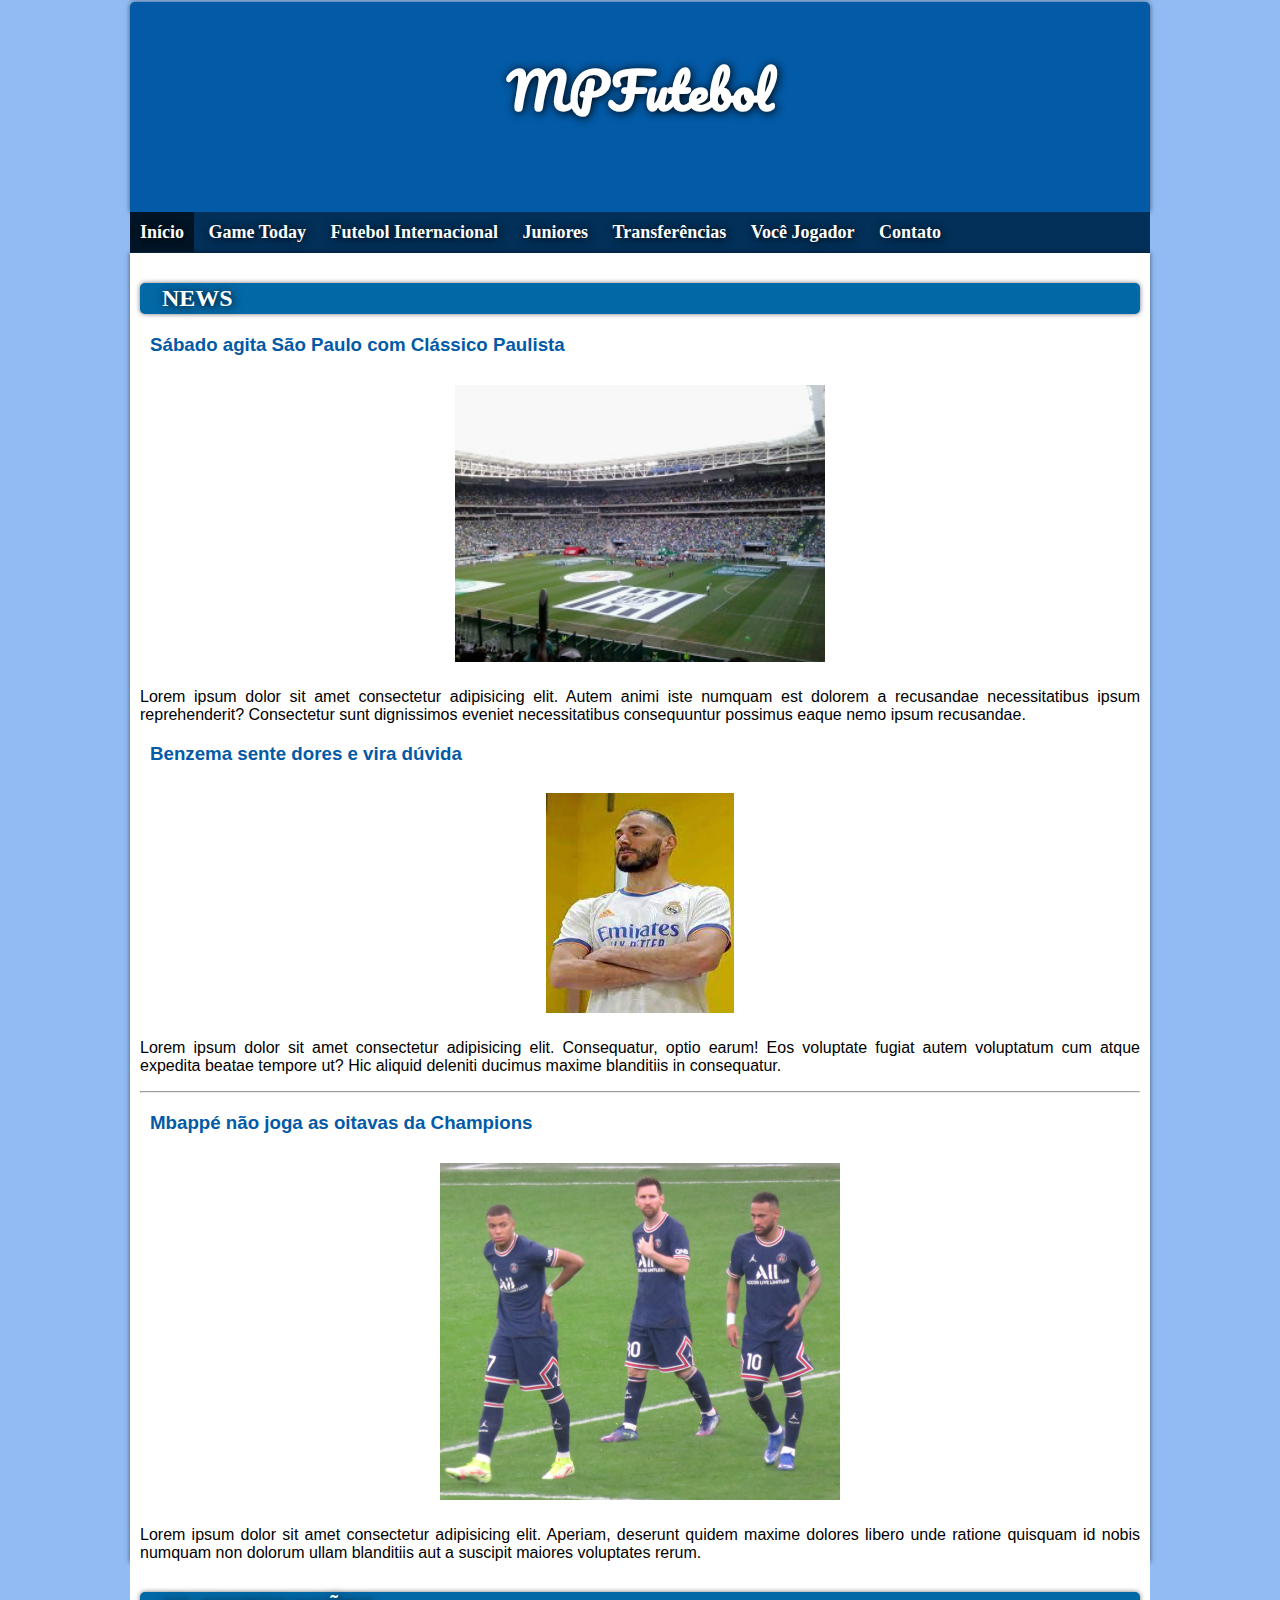
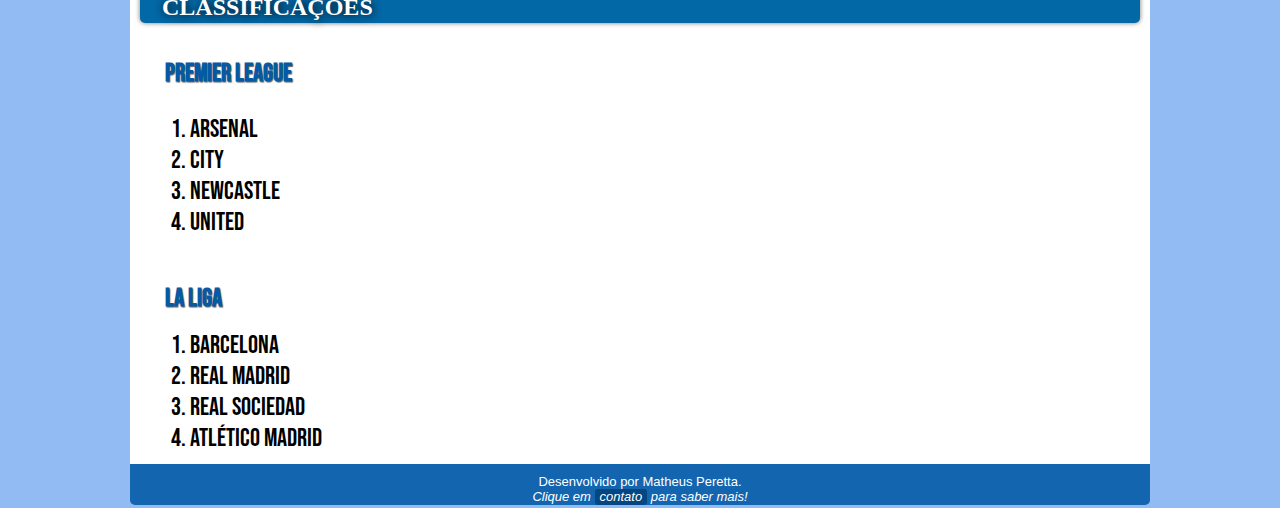
<file: index.html>
<!DOCTYPE html>
<html lang="pt-br">
<head>
    <meta charset="UTF-8">
    <meta name="viewport" content="width=device-width, initial-scale=1.0">
    <title>Notícias de Futebol</title>
    <link rel="shortcut icon" href="imagens/favicon-news1.ico" type="image/x-icon">
    <link rel="stylesheet" href="style.css">
</head>
<body>
    <header>
        <h1>MPFutebol</h1>
    </header>
    <nav>
        <h1 class="aqui">Início</h1>
        <a href="gametoday.html" alt="next" class="nessa">Game Today</a>
        <a href="internacional.html" alt="next" class="nessa">Futebol Internacional</a>
        <a href="junior.html" alt="next" class="nessa">Juniores</a>
        <a href="transferencias.html" alt="next" class="nessa">Transferências</a>
        <a href="jogador.html" alt="next" class="nessa">Você Jogador</a>
        <a href="contato.html" alt="next" class="nessa">Contato</a>
    </nav>
    <main style="border-radius: 0px;">
        <h2 class="titulo">News</h2>
        <h3>Sábado agita São Paulo com Clássico Paulista</h3>
        <img src="imagens/Palmeiras_X_Santos.jpg" alt="clássico" class="bloco" style="max-width: 370px;">
        <p>Lorem ipsum dolor sit amet consectetur adipisicing elit. Autem animi iste numquam est dolorem a recusandae necessitatibus ipsum reprehenderit? Consectetur sunt dignissimos eveniet necessitatibus consequuntur possimus eaque nemo ipsum recusandae.</p>
        <h3>Benzema sente dores e vira dúvida</h3>
        <img src="imagens/benzema.jpg" alt="Benzema" class="bloco" style="max-height: 220px; max-width: 188px;">
        <p>Lorem ipsum dolor sit amet consectetur adipisicing elit. Consequatur, optio earum! Eos voluptate fugiat autem voluptatum cum atque expedita beatae tempore ut? Hic aliquid deleniti ducimus maxime blanditiis in consequatur.</p>
        <hr>
        <h3>Mbappé não joga as oitavas da Champions</h3>
        <img src="imagens/Mbappeedi.jpg" alt="Mbappé" class="bloco" style="max-width: 400px;">
        <p style="margin-bottom: 0px;">Lorem ipsum dolor sit amet consectetur adipisicing elit. Aperiam, deserunt quidem maxime dolores libero unde ratione quisquam id nobis numquam non dolorum ullam blanditiis aut a suscipit maiores voluptates rerum.</p>
    </main>
    <section id="classificacoes">
        <h2 class="titulo">Classificações</h2>
        <h3 class="tili">Premier League</h3>
        <ol id="ligainglesa">
            <li>Arsenal
            <li>City
            <li>Newcastle
            <li>United
        </ol>
        <h3 class="tili" style="margin-bottom: 0px;">La Liga</h3>
        <ol id="ligaespanha">
            <li>Barcelona
            <li>Real Madrid
            <li>Real Sociedad
            <li>Atlético Madrid
        </ol>
    </section>
    <footer>
        <p>Desenvolvido por Matheus Peretta. <br><em>Clique em <a href="contato.html" class="cfoo">contato</a> para saber mais!</em></p>
    </footer>
</body>
</html>
</file>
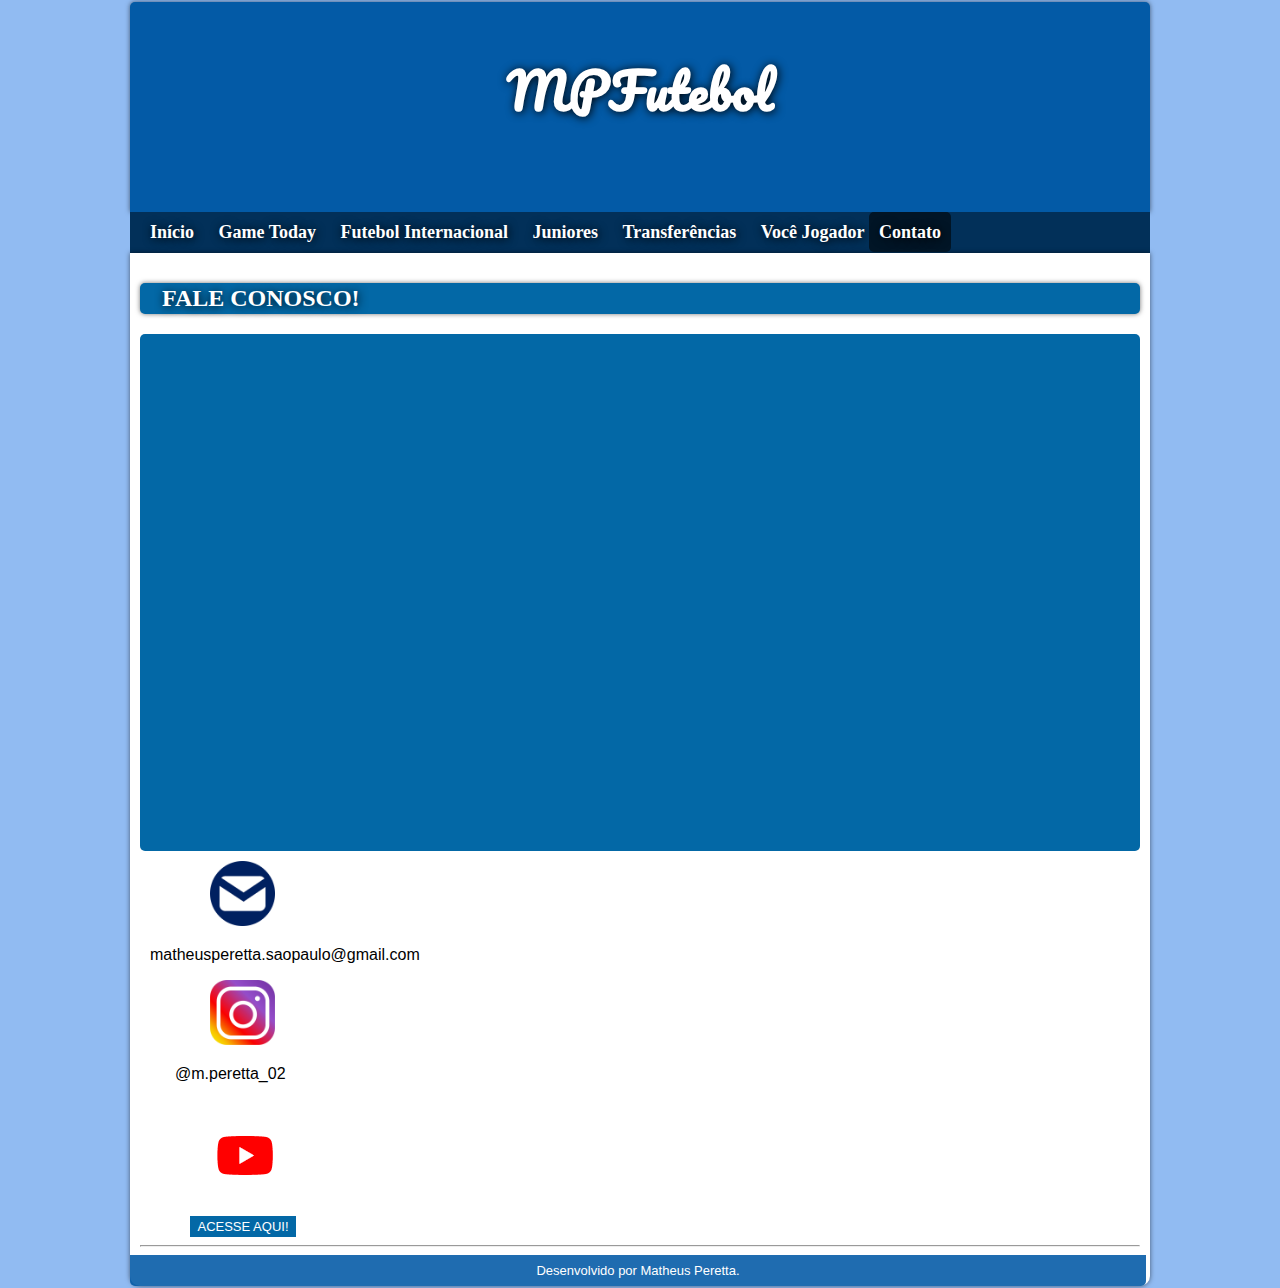
<file: contato.html>
<!DOCTYPE html>
<html lang="pt-br">
<head>
    <meta charset="UTF-8">
    <meta name="viewport" content="width=device-width, initial-scale=1.0">
    <title>Notícias de Futebol</title>
    <link rel="stylesheet" href="style.css">
    <link rel="shortcut icon" href="imagens/favicon-ctt.ico" type="image/x-icon">
</head>
<body>
    <header>
        <h1>MPFutebol</h1>
    </header>
    <nav>
        <a href="index.html" alt="next" class="nessa">Início</a>
        <a href="gametoday.html" alt="next" class="nessa">Game Today</a>
        <a href="internacional.html" alt="next" class="nessa">Futebol Internacional</a>
        <a href="junior.html" alt="next" class="nessa">Juniores</a>
        <a href="transferencias.html" alt="next" class="nessa">Transferências</a>
        <a href="jogador.html" alt="next" class="nessa">Você Jogador</a>
        <h2 class="aqui">Contato</h2>
    </nav>
    <main>
        <h2 class="titulo">Fale conosco!</h2>
        <div class="video">
            <iframe src="https://www.youtube.com/embed/GA8MqWJmEfU" title="YouTube video player" frameborder="0" allow="accelerometer; autoplay; clipboard-write; encrypted-media; gyroscope; picture-in-picture; web-share" allowfullscreen></iframe>
        </div>
        <section>
            <img src="imagens/emailedi.png" alt="email" style="width: 65px;margin-top: 10px; margin-left: 70px;">
                <p style="margin-left: 10px;">matheusperetta.saopaulo@gmail.com</p>
            <img src="imagens/Instagramedi.png" alt="instagram" style="width: 65px; margin-left: 70px;">
                <p style="margin-left: 35px;">@m.peretta_02</p>
            <a href="https://www.youtube.com/@joaozinhodop2/videos" target="_blank" alt="external"><img src="imagens/youtubeedi.png" alt="youtube" style="width: 150px; margin-left: 30px;"></a>
            <a href="https://www.youtube.com/@joaozinhodop2/videos" target="_blank" alt="external" class="acesse">Acesse aqui!</a>
        </section>
        <hr>
        <footer style="padding: 8px; margin-left: -10px; margin-right: -10px;">
            <p style="margin: 0px;">Desenvolvido por Matheus Peretta.</p>
       </footer>
    </main>
</body>
</html>
</file>
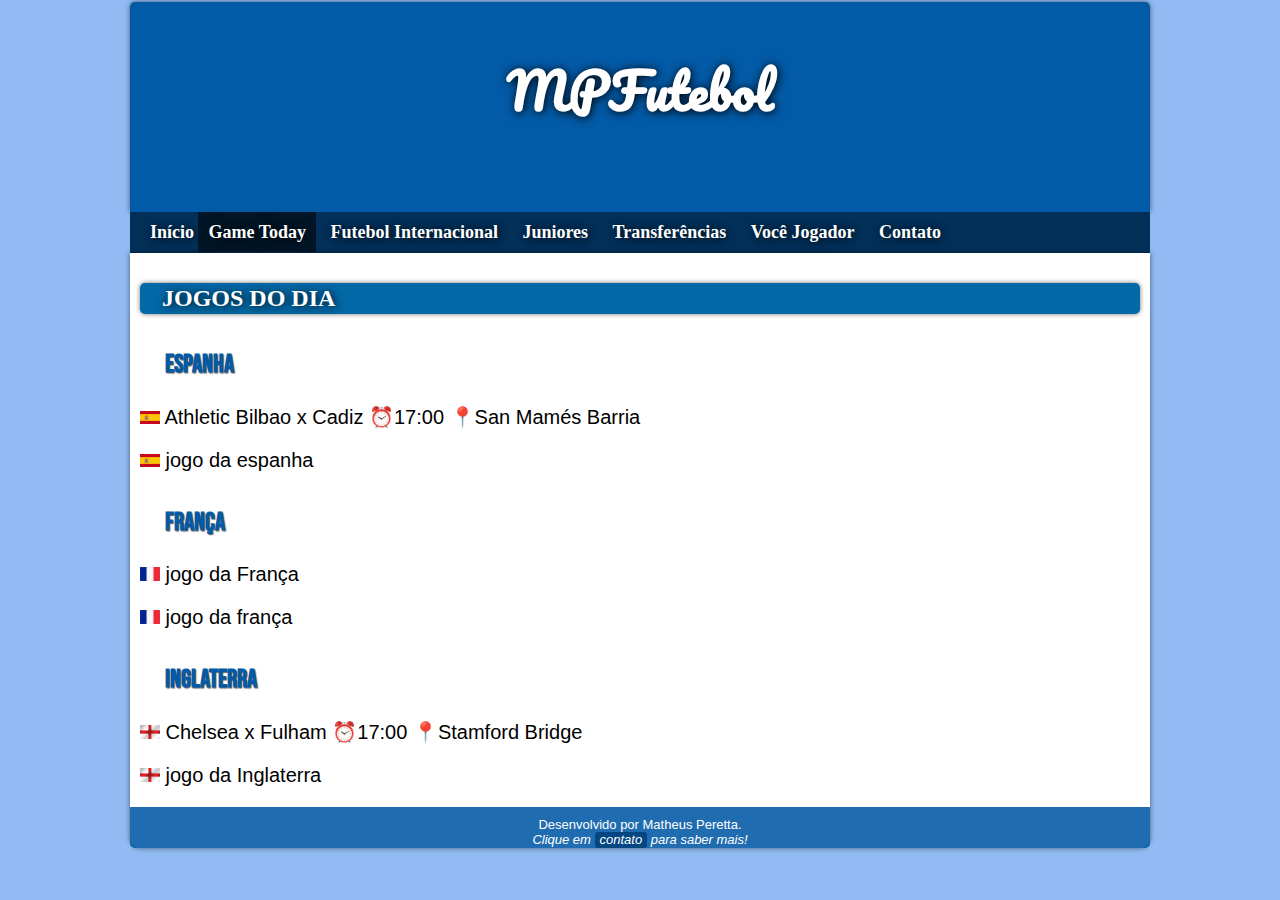
<file: gametoday.html>
<!DOCTYPE html>
<html lang="pt-br">
<head>
    <meta charset="UTF-8">
    <meta name="viewport" content="width=device-width, initial-scale=1.0">
    <title>Notícias de Futebol</title>
    <link rel="stylesheet" href="style.css">
    <link rel="shortcut icon" href="imagens/favicon-today.ico" type="image/x-icon">
</head>
<body>
    <header>
        <h1>MPFutebol</h1>
    </header>
    <nav>
        <a href="index.html" alt="next" class="nessa">Início</a>
        <h1 class="aqui">Game Today</h1>
        <a href="internacional.html" alt="next" class="nessa">Futebol Internacional</a>
        <a href="junior.html" alt="next" class="nessa">Juniores</a>
        <a href="transferencias.html" alt="next" class="nessa">Transferências</a>
        <a href="jogador.html" alt="next" class="nessa">Você Jogador</a>
        <a href="contato.html" alt="next" class="nessa">Contato</a>
    </nav>
    <main>
        <h2 class="titulo">Jogos do dia</h2>
        <h3 class="tili">Espanha</h3>
         <p class="jogoshj"><img src="imagens/espanha.png" alt="bandeira Espanha" width="20px;"> Athletic Bilbao x Cadiz &#x23F0;17:00 &#x1F4CD;San Mamés Barria</p>
        <p class="jogoshj"><img src="imagens/espanha.png" alt="bandeira Espanha" width="20px;"> jogo da espanha</p>
        <h3 class="tili">França</h3>
        <p class="jogoshj"><img src="imagens/frança.png" alt="bandeira França" width="20px;"> jogo da França</p>
        <p class="jogoshj"><img src="imagens/frança.png" alt="bandeira França" width="20px;"> jogo da frança</p>
        <h3 class="tili">Inglaterra</h3>
        <p class="jogoshj"><img src="imagens/inglaterra.jpg" alt="bandeira Inglaterra" width="20px;"> Chelsea x Fulham &#x23F0;17:00 &#x1F4CD;Stamford Bridge</p>
        <p class="jogoshj"><img src="imagens/inglaterra.jpg" alt="bandeira Inglaterra" width="20px;"> jogo da Inglaterra</p>
        <footer style="margin-left: -10px; margin-right: -10px;">
            <p>Desenvolvido por Matheus Peretta. <br><em>Clique em <a href="contato.html" class="cfoo">contato</a> para saber mais!</em></p>
       </footer>
    </main>
</body>
</html>
</file>
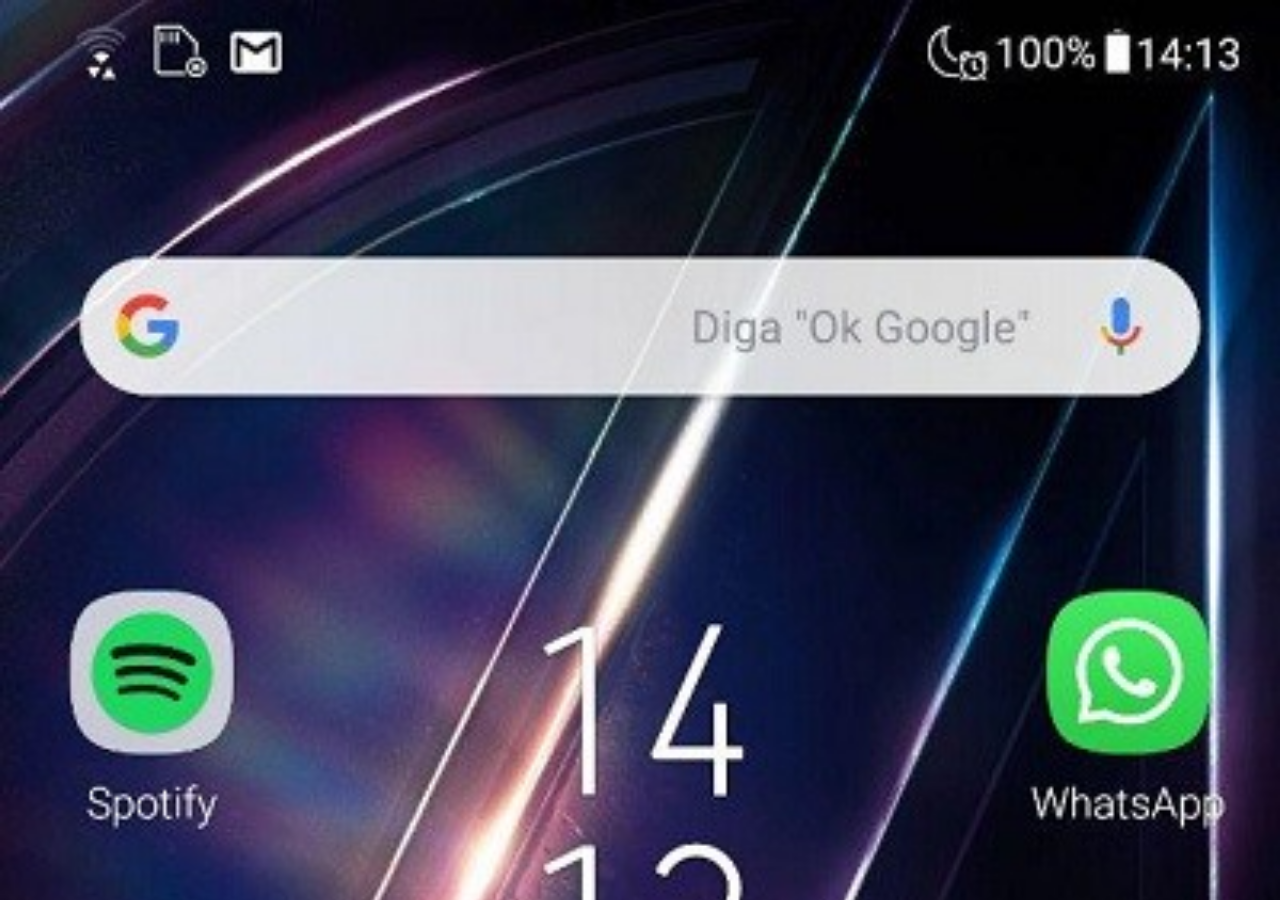
<file: homeextra.html>
<!DOCTYPE html>
<html lang="pt-br">
<head>
    <meta charset="UTF-8">
    <meta name="viewport" content="width=device-width, initial-scale=1.0">
    <title>Document</title>
    <style>
        *{
            padding: 0px;
            margin: 0px;
        }
        body{
            width: 100vw;
            height: 100vh;
            background-image: url(imagens/telaapps2.jpg);
            background-repeat: no-repeat;
            background-position: top center;
            background-size: cover;
            background-color: black;
        }
    </style>
</head>
<body>
</body>
</html>
</file>
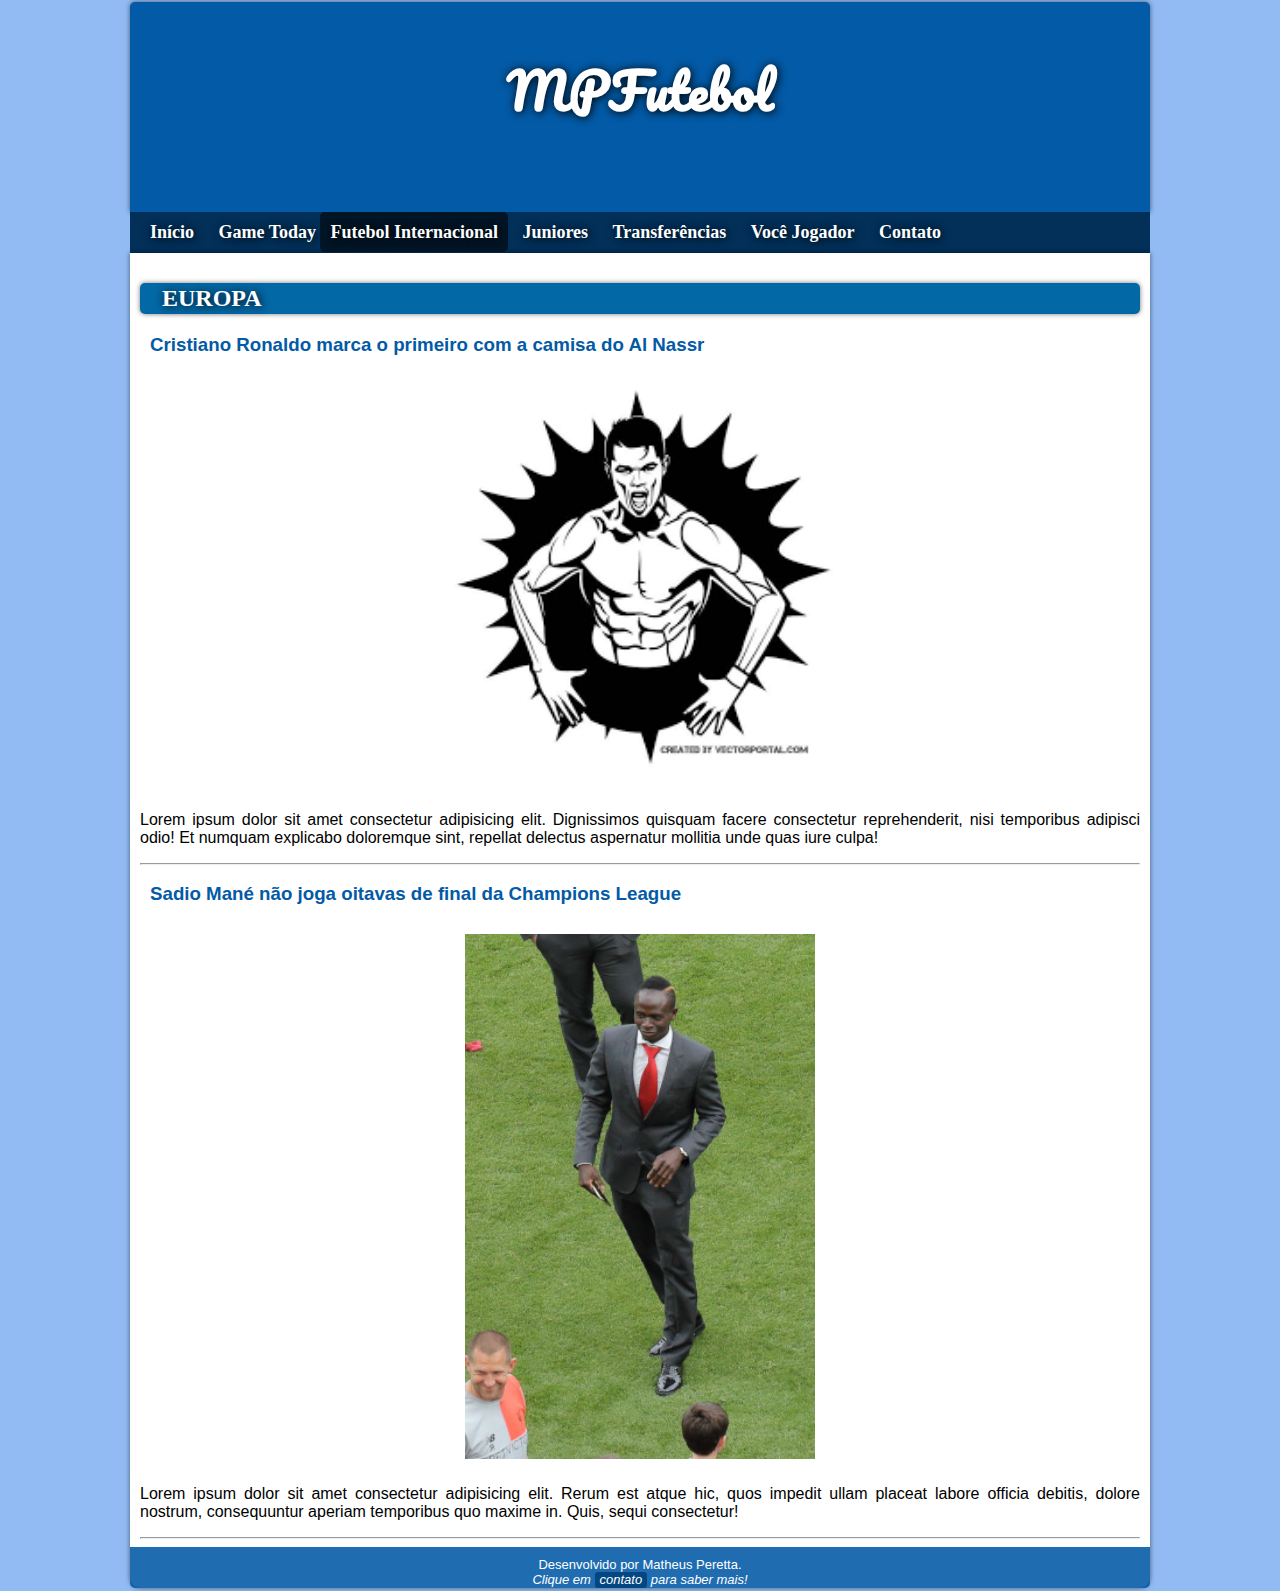
<file: internacional.html>
<!DOCTYPE html>
<html lang="pt-br">
<head>
    <meta charset="UTF-8">
    <meta name="viewport" content="width=device-width, initial-scale=1.0">
    <title>Notícias de Futebol</title>
    <link rel="stylesheet" href="style.css">
    <link rel="shortcut icon" href="imagens/favicon-Earth.ico" type="image/x-icon">
</head>
<body>
    <header>
        <h1>MPFutebol</h1>
    </header>
    <nav>
        <a href="index.html" alt="next" class="nessa">Início</a>
        <a href="gametoday.html" alt="next" class="nessa">Game Today</a>
        <h2 class="aqui">Futebol Internacional</h2>
        <a href="junior.html" alt="next" class="nessa">Juniores</a>
        <a href="transferencias.html" alt="next" class="nessa">Transferências</a>
        <a href="jogador.html" alt="next" class="nessa">Você Jogador</a>
        <a href="contato.html" alt="next" class="nessa">Contato</a>
    </nav>
    <main>
        <h2 class="titulo">Europa</h2>
        <h3>Cristiano Ronaldo marca o primeiro com a camisa do Al Nassr</h3>
        <img src="imagens/cr7.png" alt="Cristiano Ronaldo" class="bloco" style="max-width: 400px;">
        <p>Lorem ipsum dolor sit amet consectetur adipisicing elit. Dignissimos quisquam facere consectetur reprehenderit, nisi temporibus adipisci odio! Et numquam explicabo doloremque sint, repellat delectus aspernatur mollitia unde quas iure culpa!</p>
        <hr>
        <h3>Sadio Mané não joga oitavas de final da Champions League</h3>
        <img src="imagens/mane.jpg" alt="Mané" class="bloco" style="max-width: 350px;">
        <p>Lorem ipsum dolor sit amet consectetur adipisicing elit. Rerum est atque hic, quos impedit ullam placeat labore officia debitis, dolore nostrum, consequuntur aperiam temporibus quo maxime in. Quis, sequi consectetur!</p>
        <hr>
        <footer style="margin-left: -10px; margin-right: -10px;">
            <p>Desenvolvido por Matheus Peretta. <br><em>Clique em <a href="contato.html" class="cfoo">contato</a> para saber mais!</em></p>
       </footer>
    </main>
</body>
</html>
</file>
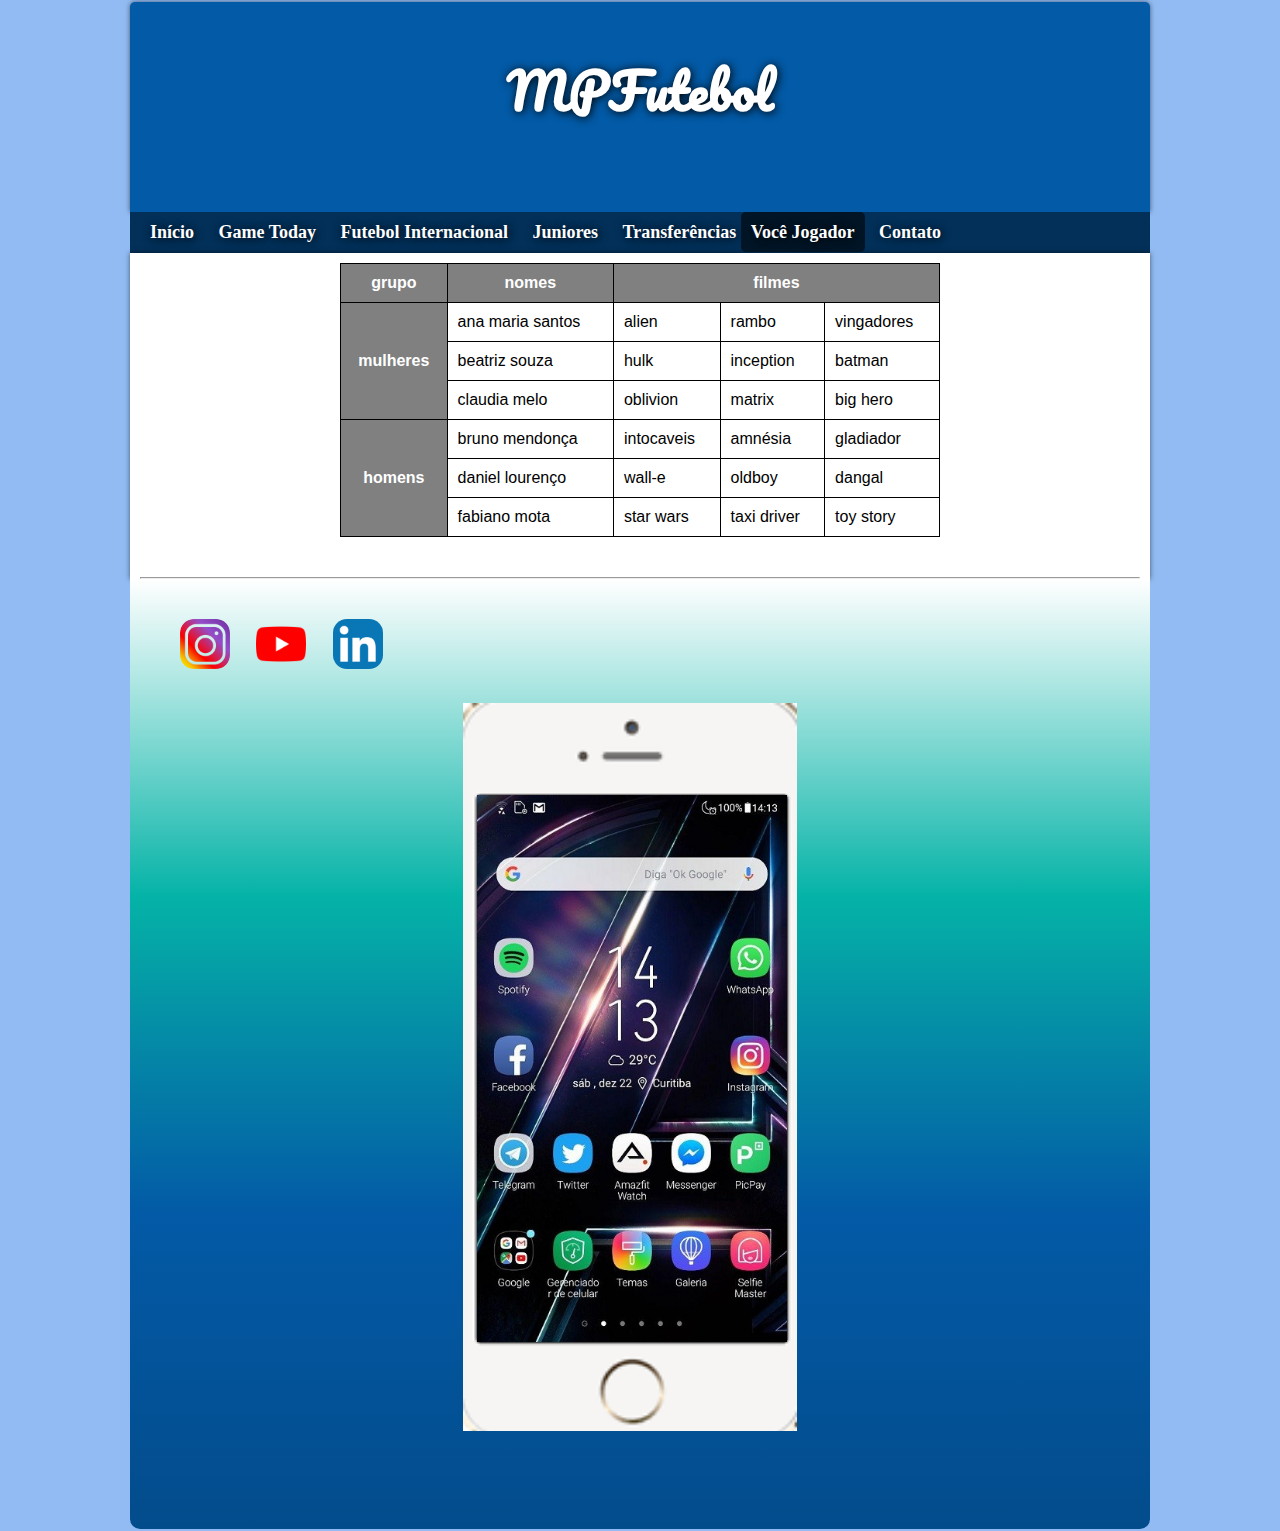
<file: jogador.html>
<!DOCTYPE html>
<html lang="pt-br">
<head>
    <meta charset="UTF-8">
    <meta name="viewport" content="width=device-width, initial-scale=1.0">
    <title>Notícias de Futebol</title>
    <link rel="stylesheet" href="style.css">
    <link rel="shortcut icon" href="imagens/favicon-chuteira.ico" type="image/x-icon">
    <style>
        td, th{
            border: 1px solid black;
            padding: 10px;
        }
        table{
            width: 600px;
            border-collapse: collapse;
            margin: auto;
        }
        table th{
            background-color: gray;
            color: white;
        }
        #rolagem{
            overflow-y: auto;
            margin: auto;
        }
    </style>
</head>
<body>
    <header style="min-width: 386px;">
        <h1>MPFutebol</h1>
    </header>
    <nav style="min-width: 386px;">
        <a href="index.html" alt="next" class="nessa">Início</a>
        <a href="gametoday.html" alt="next" class="nessa">Game Today</a>
        <a href="internacional.html" alt="next" class="nessa">Futebol Internacional</a>
        <a href="junior.html" alt="next" class="nessa">Juniores</a>
        <a href="transferencias.html" alt="next" class="nessa">Transferências</a>
        <h2 class="aqui">Você Jogador</h2>
        <a href="contato.html" alt="next" class="nessa">Contato</a>
    </nav>
    <main style="border-bottom-right-radius: 0px; border-bottom-left-radius: 0px; min-width: 386px;">
        <div id="rolagem">
            <table>
                <thead>
                    <th scope="col">grupo</th>
                    <th scope="col">nomes</th>
                    <th scope="col" colspan="3">filmes</th>
                </thead>
                <tr>
                    <th scope="row" rowspan="3">mulheres</th>
                    <td>ana maria santos</td>
                    <td>alien</td>
                    <td>rambo</td>
                    <td>vingadores</td>
                </tr>
                <tr>
                    <td>beatriz souza</td>
                    <td>hulk</td>
                    <td>inception</td>
                    <td>batman</td>
                </tr>
                <tr>
                    <td>claudia melo</td>
                    <td>oblivion</td>
                    <td>matrix</td>
                    <td>big hero</td>
                </tr>
                <tr>
                    <th scope="row" rowspan="3">homens</th>
                    <td>bruno mendonça</td>
                    <td>intocaveis</td>
                    <td>amnésia</td>
                    <td>gladiador</td>
                </tr>
                <tr>
                    <td>daniel lourenço</td>
                    <td>wall-e</td>
                    <td>oldboy</td>
                    <td>dangal</td>
                </tr>
                <tr>
                    <td>fabiano mota</td>
                    <td>star wars</td>
                    <td>taxi driver</td>
                    <td>toy story</td>
                </tr>
            </table>
        </div>
        <hr style= "margin: 0px; margin-top: 40px;">
    </main>
    <section id="telacel">
        <aside class="alternativo">
            <a href="paginasextras/instagramextra.html" target="ifram"><img src="imagens/Instagramedi.png" alt="instagram"></a>
            <a href="paginasextras/youtubeextra.html" target="ifram"><img src="imagens/youtubebotao.png" alt="youtube"></a>
            <a href="paginasextras/linkedinextra.html" target="ifram"><img src="imagens/linkedin.png" alt="linkedin"></a>
        </aside>
        <section id="imagemcelular">
            <iframe src="homeextra.html" frameborder="0" id="hometela" name="ifram"></iframe>
        </section>
    </section>
</body>
</html>
</file>
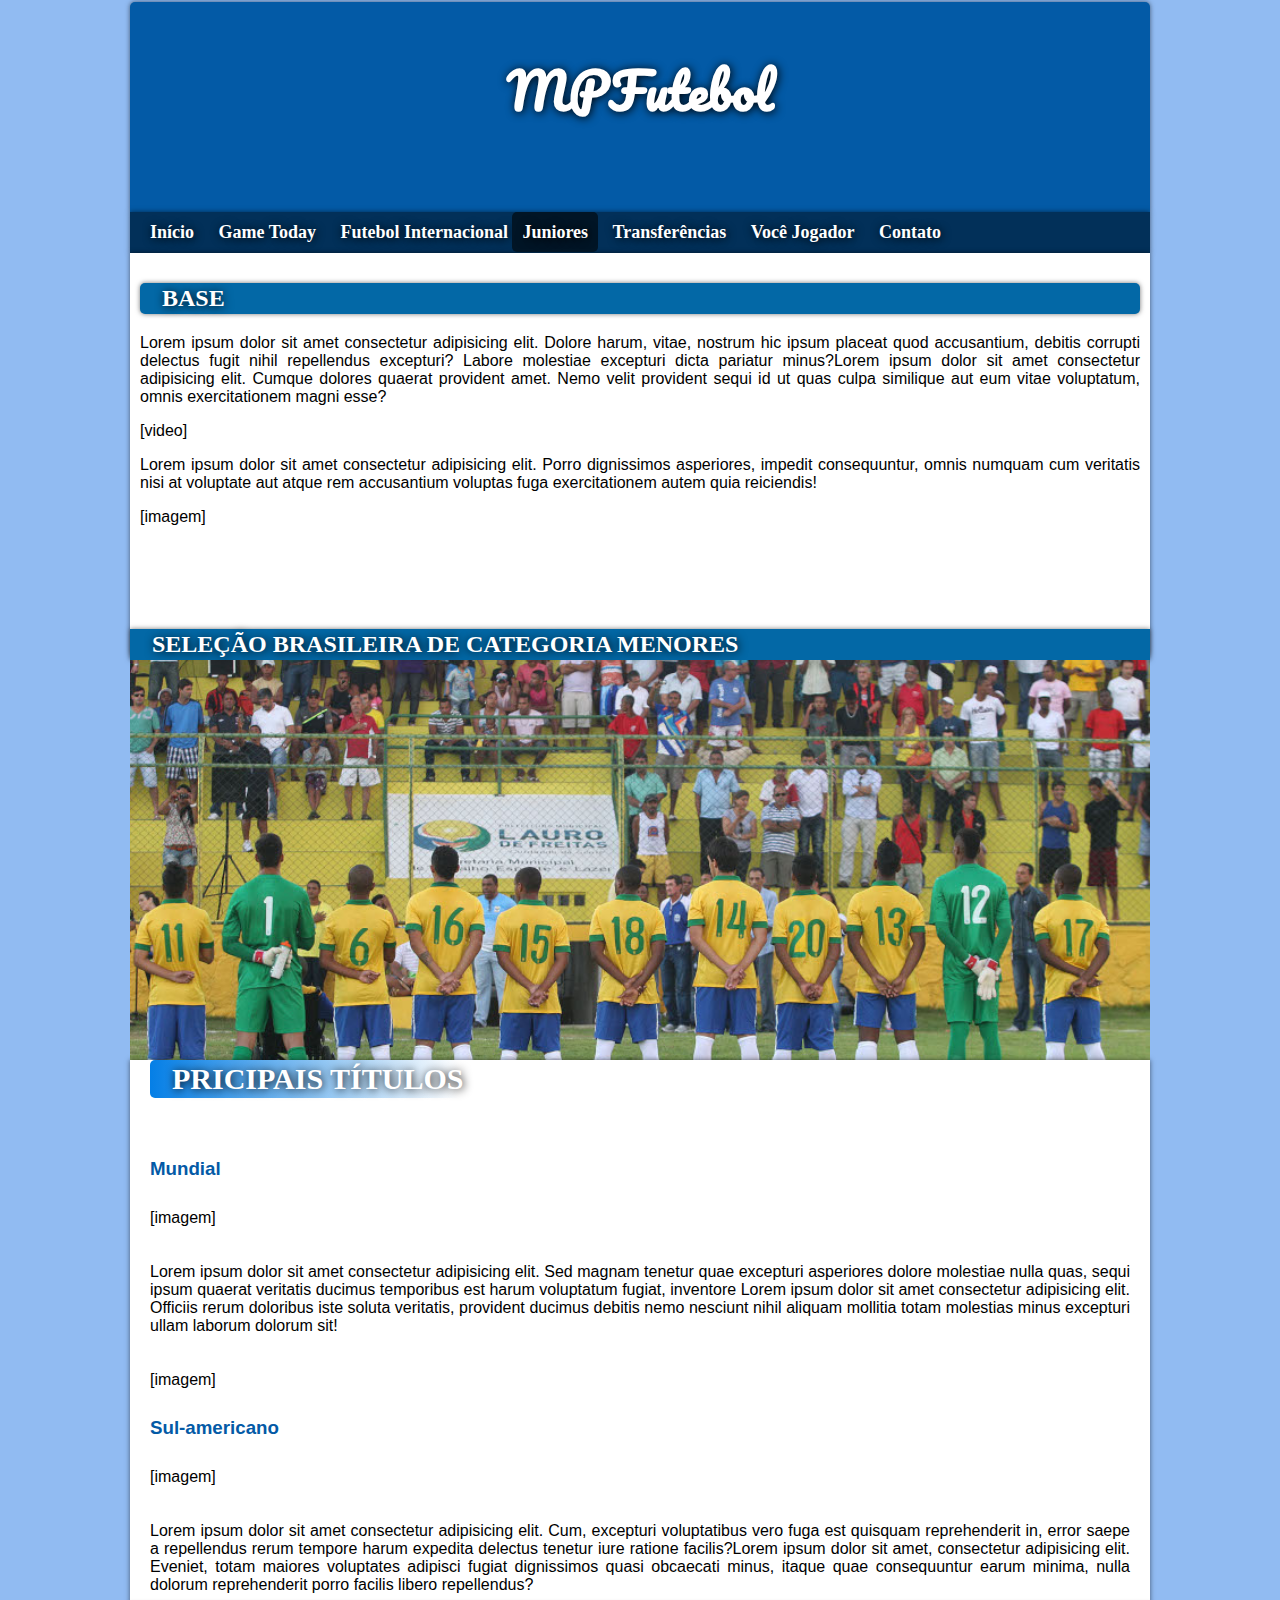
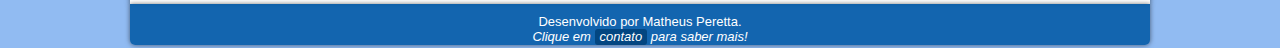
<file: junior.html>
<!DOCTYPE html>
<html lang="pt-br">
<head>
    <meta charset="UTF-8">
    <meta name="viewport" content="width=device-width, initial-scale=1.0">
    <title>Notícias de Futebol</title>
    <link rel="stylesheet" href="style.css">
    <link rel="shortcut icon" href="imagens/favicon-jr.ico" type="image/x-icon">
    <style>
        #alinhandop{
            margin: 103px -10px 0px -10px;
            border-top-left-radius: 0px;
            border-top-right-radius: 0px;
            border-bottom-left-radius: 0px;
            border-bottom-right-radius: 0px;
        }
        section p{
            padding: 10px;
        }
        #degrade{
            margin: 0px 10px 15px 10px; 
            background-image: linear-gradient(to right, #0583f2d7, white 98%);
            box-shadow: 0px 0px 0px white;
            display: inline-block;
            font-size: min(30px, 7.5vw);
        }
    </style>
</head>
<body>
    <header>
        <h1>MPFutebol</h1>
    </header>
    <nav style="box-shadow: 0px 0px 5px rgba(0, 0, 0, 0.536);">
        <a href="index.html" alt="next" class="nessa">Início</a>
        <a href="gametoday.html" alt="next" class="nessa">Game Today</a>
        <a href="internacional.html" alt="next" class="nessa">Futebol Internacional</a>
        <h2 class="aqui">Juniores</h2>
        <a href="transferencias.html" alt="next" class="nessa">Transferências</a>
        <a href="jogador.html" alt="next" class="nessa">Você Jogador</a>
        <a href="contato.html" alt="next" class="nessa">Contato</a>
    </nav>
    <main>
        <h2 class="titulo">Base</h2>
        <p>Lorem ipsum dolor sit amet consectetur adipisicing elit. Dolore harum, vitae, nostrum hic ipsum placeat quod accusantium, debitis corrupti delectus fugit nihil repellendus excepturi? Labore molestiae excepturi dicta pariatur minus?Lorem ipsum dolor sit amet consectetur adipisicing elit. Cumque dolores quaerat provident amet. Nemo velit provident sequi id ut quas culpa similique aut eum vitae voluptatum, omnis exercitationem magni esse?</p>
        <p>[video]</p>
        <p>Lorem ipsum dolor sit amet consectetur adipisicing elit. Porro dignissimos asperiores, impedit consequuntur, omnis numquam cum veritatis nisi at voluptate aut atque rem accusantium voluptas fuga exercitationem autem quia reiciendis!</p>
        <p>[imagem]</p>
        <h2 class="titulo" id="alinhandop">Seleção Brasileira de categoria menores</h2>
    </main>
    <div class="imagefundo"></div> 
    <section id="conquistasbase">
        <h2 class="titulo" id="degrade">pricipais títulos</h2>
        <h3 style="margin-top: 45px;">Mundial</h3>
        <p>[imagem]</p>
        <p>Lorem ipsum dolor sit amet consectetur adipisicing elit. Sed magnam tenetur quae excepturi asperiores dolore molestiae nulla quas, sequi ipsum quaerat veritatis ducimus temporibus est harum voluptatum fugiat, inventore Lorem ipsum dolor sit amet consectetur adipisicing elit. Officiis rerum doloribus iste soluta veritatis, provident ducimus debitis nemo nesciunt nihil aliquam mollitia totam molestias minus excepturi ullam laborum dolorum sit!</p>
        <p>[imagem]</p>
        <h3>Sul-americano</h3>
        <p>[imagem]</p>
        <p style="margin-bottom: 0px;">Lorem ipsum dolor sit amet consectetur adipisicing elit. Cum, excepturi voluptatibus vero fuga est quisquam reprehenderit in, error saepe a repellendus rerum tempore harum expedita delectus tenetur iure ratione facilis?Lorem ipsum dolor sit amet, consectetur adipisicing elit. Eveniet, totam maiores voluptates adipisci fugiat dignissimos quasi obcaecati minus, itaque quae consequuntur earum minima, nulla dolorum reprehenderit porro facilis libero repellendus?</p>
    </section>
    <footer style="margin: auto; box-shadow: 0px 0px 5px rgba(0, 0, 0, 0.536);">
        <p>Desenvolvido por Matheus Peretta. <br><em>Clique em <a href="contato.html" class="cfoo">contato</a> para saber mais!</em></p>
    </footer>
</body>
</html>
</file>
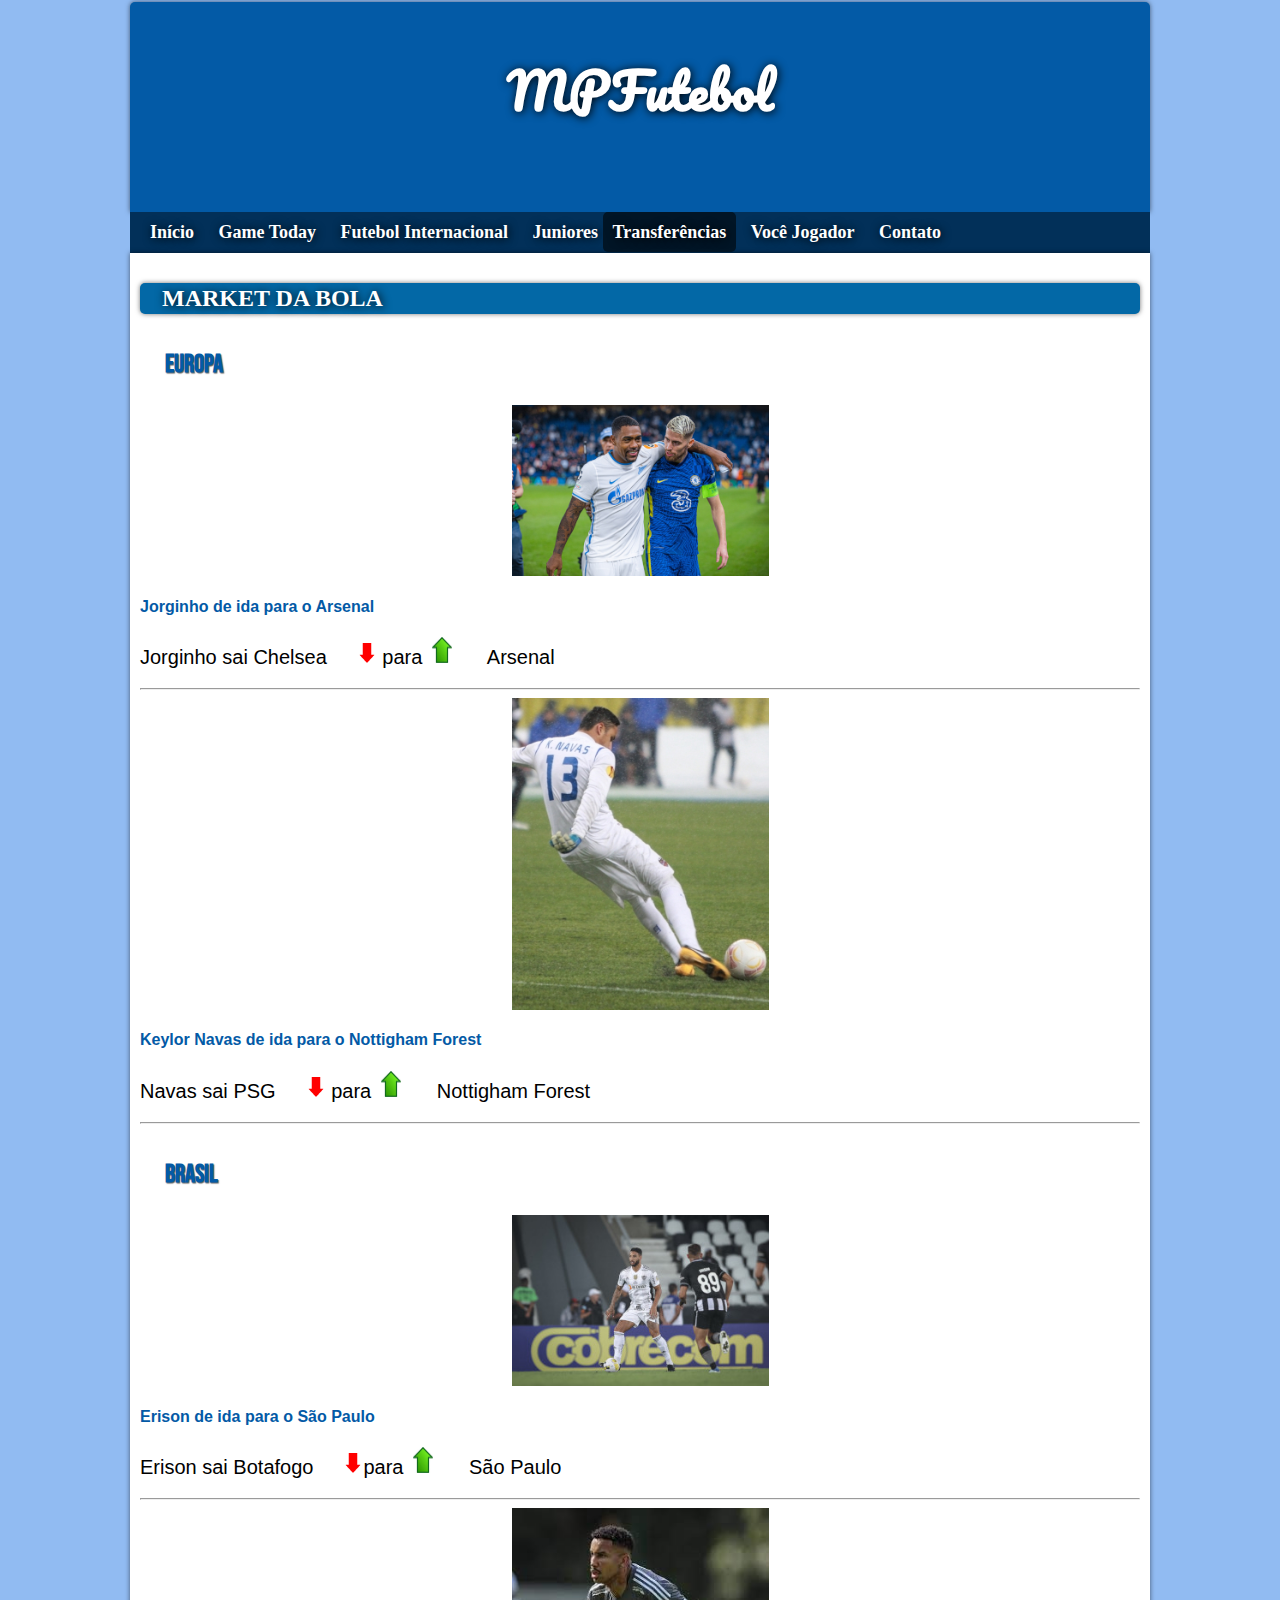
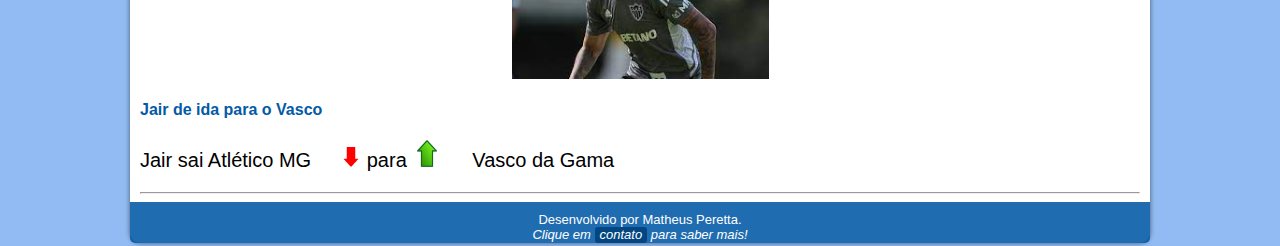
<file: transferencias.html>
<!DOCTYPE html>
<html lang="pt-br">
<head>
    <meta charset="UTF-8">
    <meta name="viewport" content="width=device-width, initial-scale=1.0">
    <title>Notícias de Futebol</title>
    <link rel="stylesheet" href="style.css">
    <link rel="shortcut icon" href="imagens/favicon-transfer.ico" type="image/x-icon">
</head>
<style>
    #Nottighamf{
        font-size: min(20px, 3.32vw);
    }
    #jairgalo{
        font-size: min(20px, 3.15vw);
    }
</style>
<body>
    <header>
        <h1>MPFutebol</h1>
    </header>
    <nav>
        <a href="index.html" alt="next" class="nessa">Início</a>
        <a href="gametoday.html" alt="next" class="nessa">Game Today</a>
        <a href="internacional.html" alt="next" class="nessa">Futebol Internacional</a>
        <a href="junior.html" alt="next" class="nessa">Juniores</a>
        <h2 class="aqui">Transferências</h2>
        <a href="jogador.html" alt="next" class="nessa">Você Jogador</a>
        <a href="contato.html" alt="next" class="nessa">Contato</a>
    </nav>
    <main>
        <h2 class="titulo">Market da Bola</h2>
        <h3 class="tili">Europa</h3>
        <div><img src="imagens/jorginho.jpg" alt="Jorginho" class="centro"></div>
        <h4>Jorginho de ida para o Arsenal</h4>
        <p class="jogoshj">Jorginho sai Chelsea<img src="imagens/Setavermelha.png" alt="sai" style="width: 20px; margin-left: 30px;"> para<img src="imagens/setaverde.jpg" alt="partindo" style="width: 20px; margin-left: 10px; margin-right: 30px;"> Arsenal</p>
        <hr>
        <img src="imagens/Keylor_Navas.jpg" alt="Keylor Navas" class="centro" style="max-height: 320px;">
        <h4>Keylor Navas de ida para o Nottigham Forest</h4>
        <p id="Nottighamf">Navas sai <abbr title="Paris Saint Germain">PSG</abbr><img src="imagens/Setavermelha.png" alt="sai" style="width: 20px; margin-left: 30px;"> para<img src="imagens/setaverde.jpg" alt="partindo" style="width: 20px; margin-left: 10px; margin-right: 30px;"> Nottigham Forest</p>
        <hr>
        <h3 class="tili">Brasil</h3>
        <img src="imagens/erison.jpg" alt="Erison" class="centro">
        <h4>Erison de ida para o São Paulo</h4>
        <p class="jogoshj">Erison sai Botafogo<img src="imagens/Setavermelha.png" alt="sai" style="width: 20px; margin-left: 30px;">para<img src="imagens/setaverde.jpg" alt="partindo" style="width: 20px; margin-left: 10px; margin-right: 30px;"> São Paulo</p>
        <hr>
        <img src="imagens/jair.jpg" alt="Jair" class="centro">
        <h4>Jair de ida para o Vasco</h4>
        <p id="jairgalo">Jair sai Atlético <abbr title="Mineiro">MG</abbr><img src="imagens/Setavermelha.png" alt="sai" style="width: 20px; margin-left: 30px;"> para<img src="imagens/setaverde.jpg" alt="partindo" style="width: 20px; margin-left: 10px; margin-right: 30px;"> Vasco da Gama</p>
        <hr>
        <footer style="margin-left: -10px; margin-right: -10px;">
            <p>Desenvolvido por Matheus Peretta. <br><em>Clique em <a href="contato.html" class="cfoo">contato</a> para saber mais!</em></p>
       </footer>
    </main>
</body>
</html>
</file>
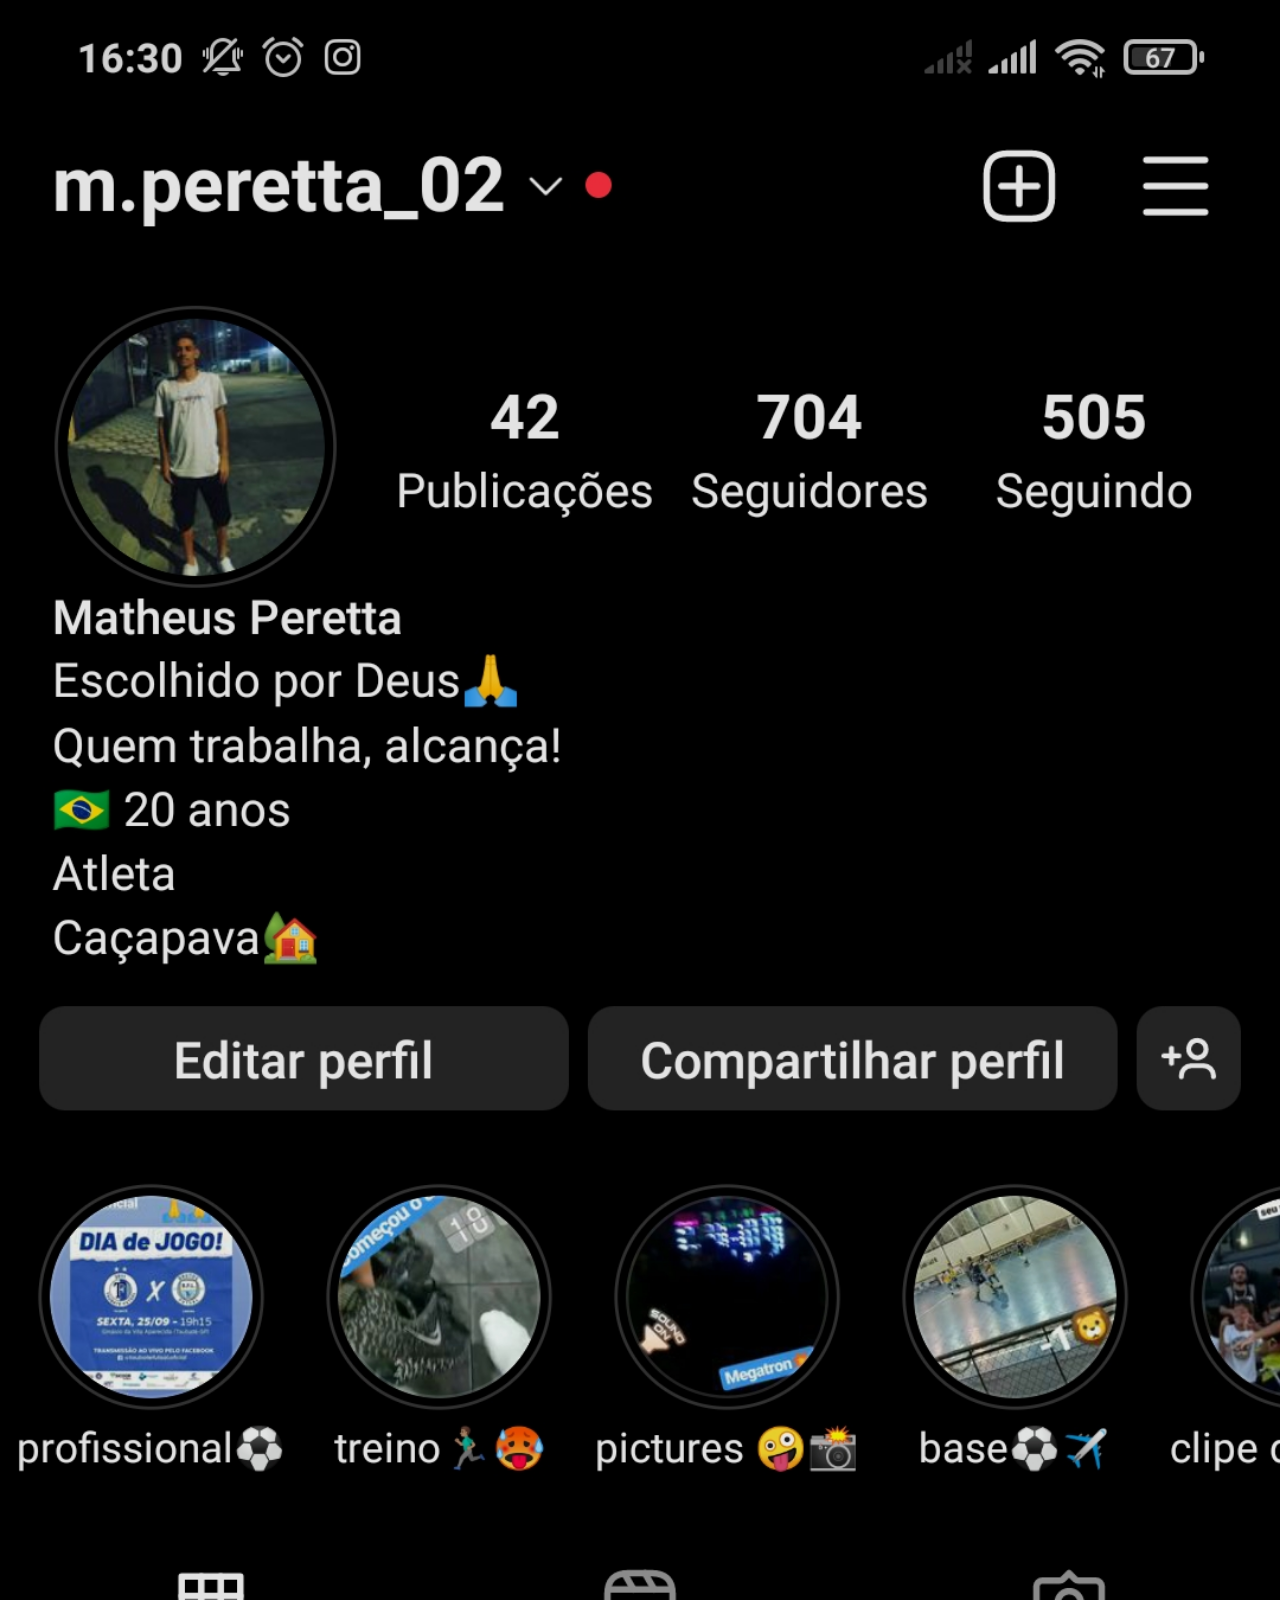
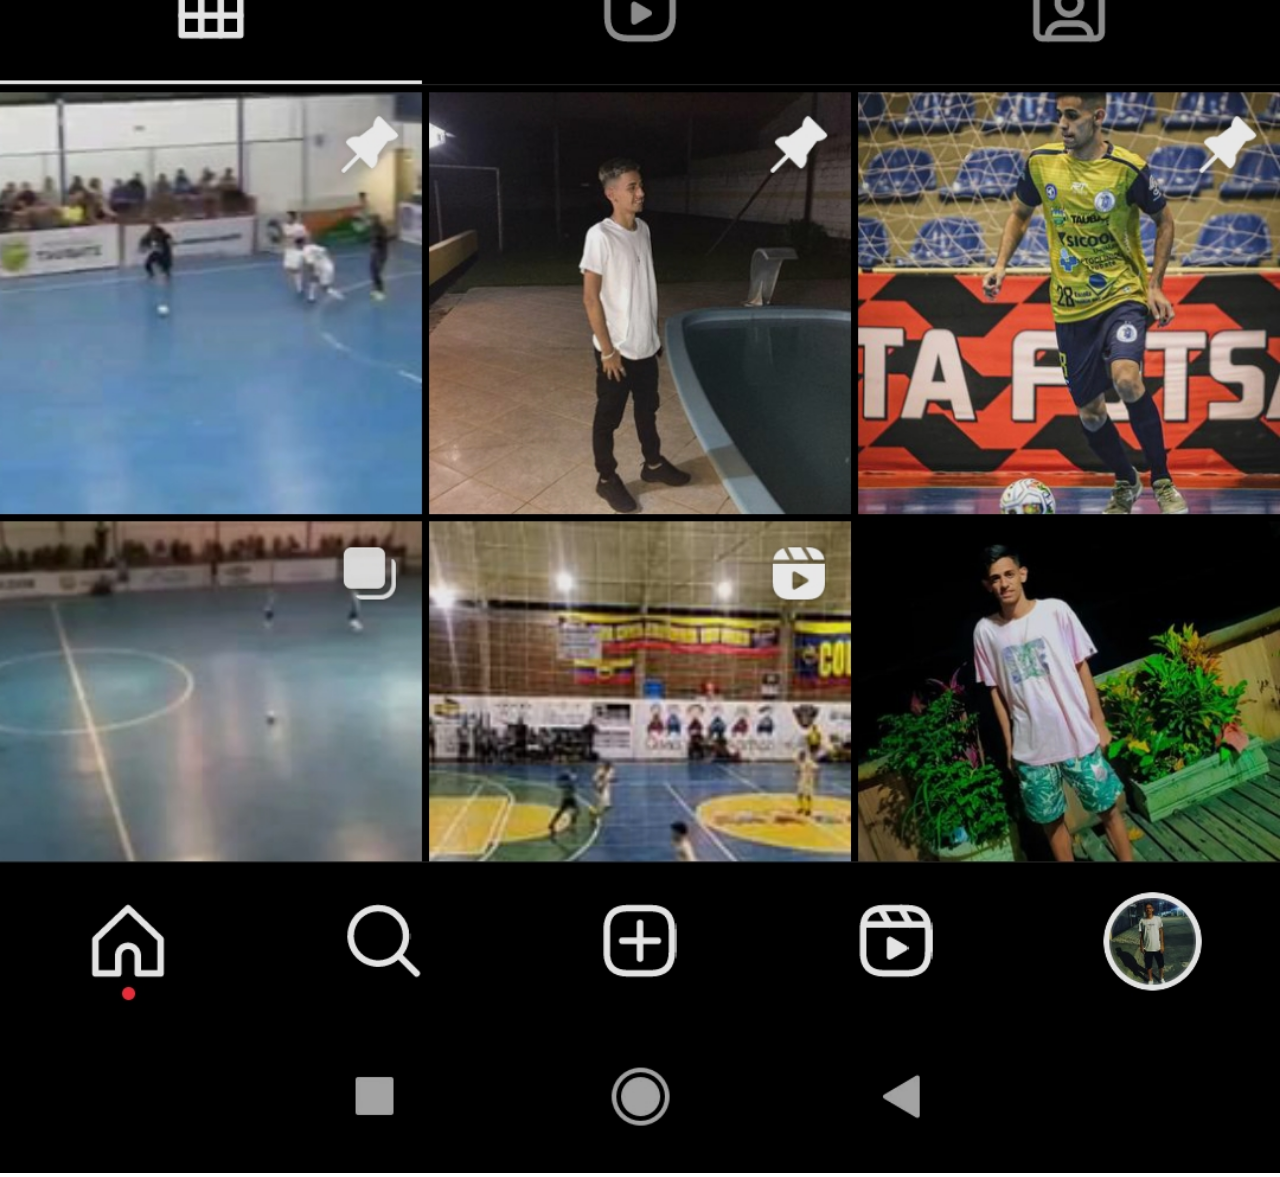
<file: paginasextras/instagramextra.html>
<!DOCTYPE html>
<html lang="pt-br">
<head>
    <meta charset="UTF-8">
    <meta http-equiv="X-UA-Compatible" content="IE=edge">
    <meta name="viewport" content="width=device-width, initial-scale=1.0">
    <title>instagram</title>
</head>
<style>
    *{
        margin: 0px;
        padding: 0px;
    }
    img{
        width: 100vw;
    }
    ::-webkit-scrollbar{
        width: 0px;
        height: 0px;
    }
</style>
<body>
    <a href="https://www.instagram.com/m.peretta_02/" target="_blank"><img src="../imagens/instragramtela.jpg" alt="tela-instagram"></a>
</body>
</html>
</file>
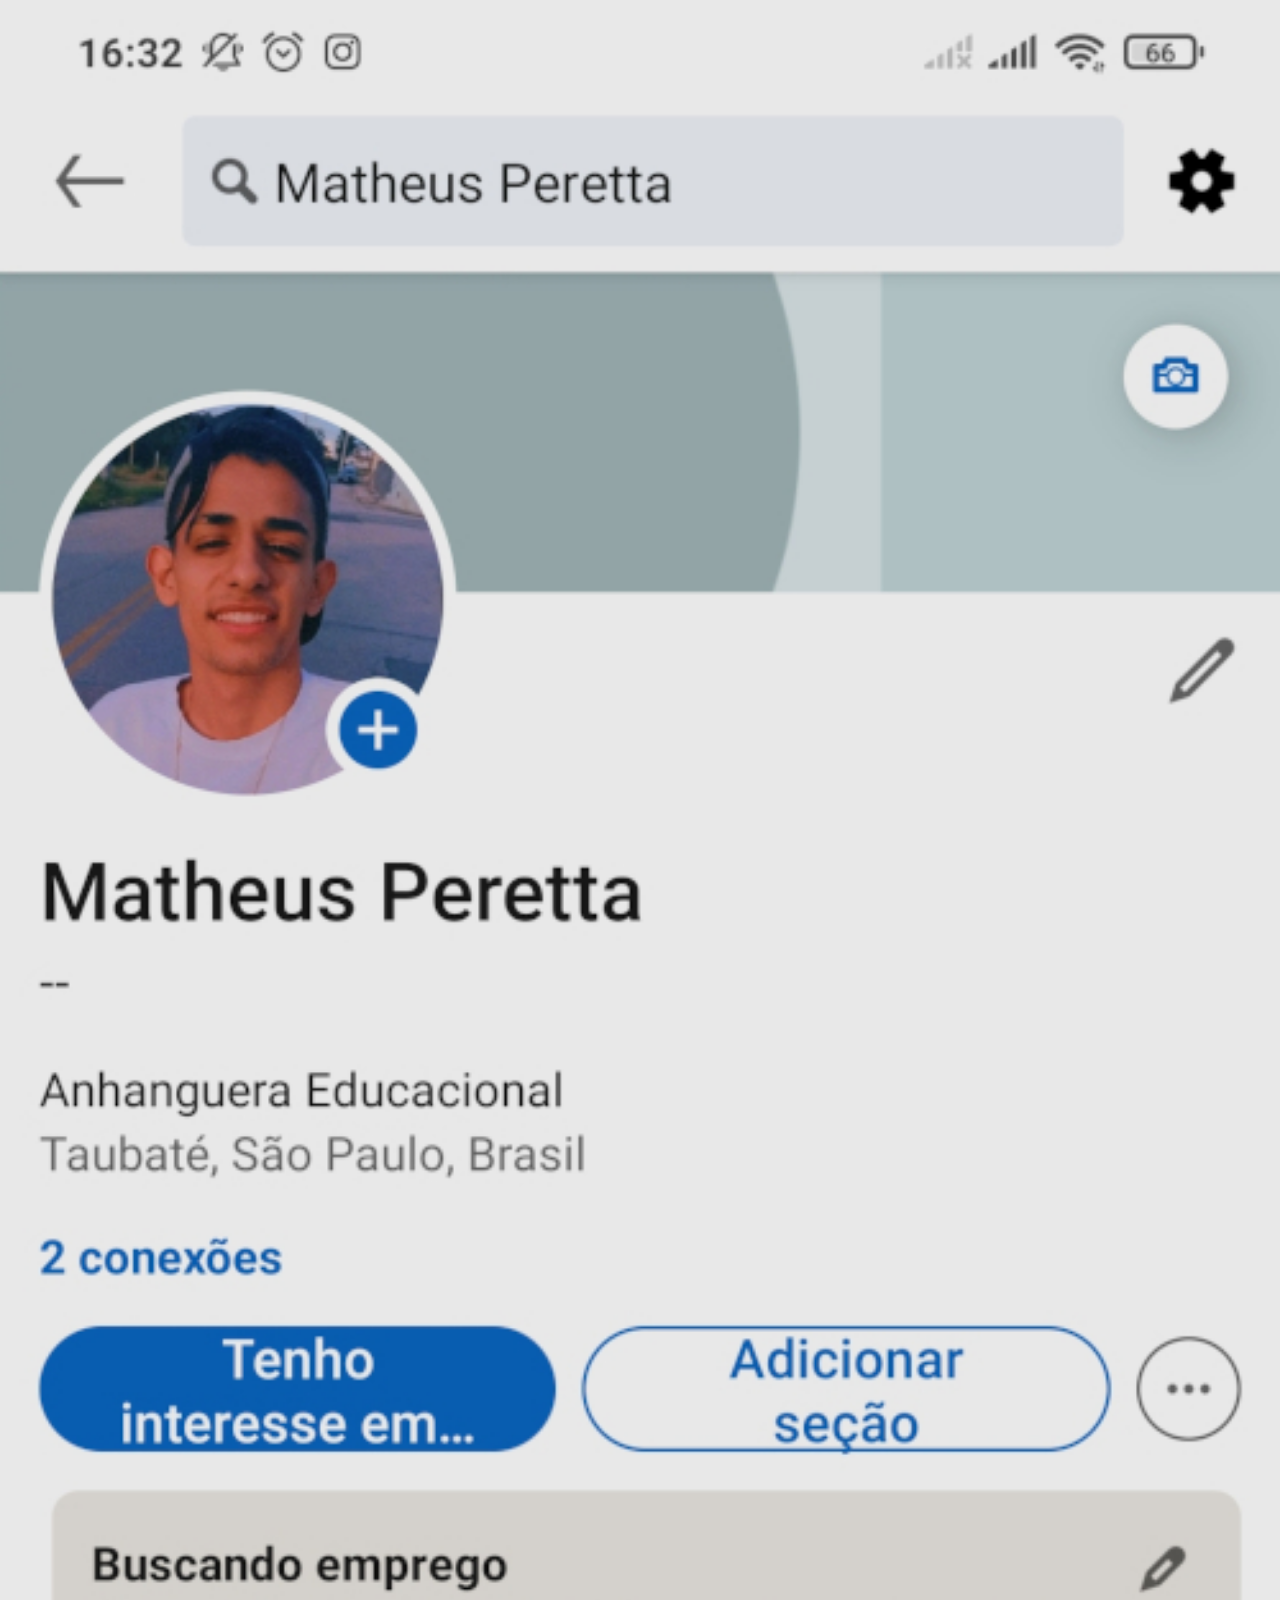
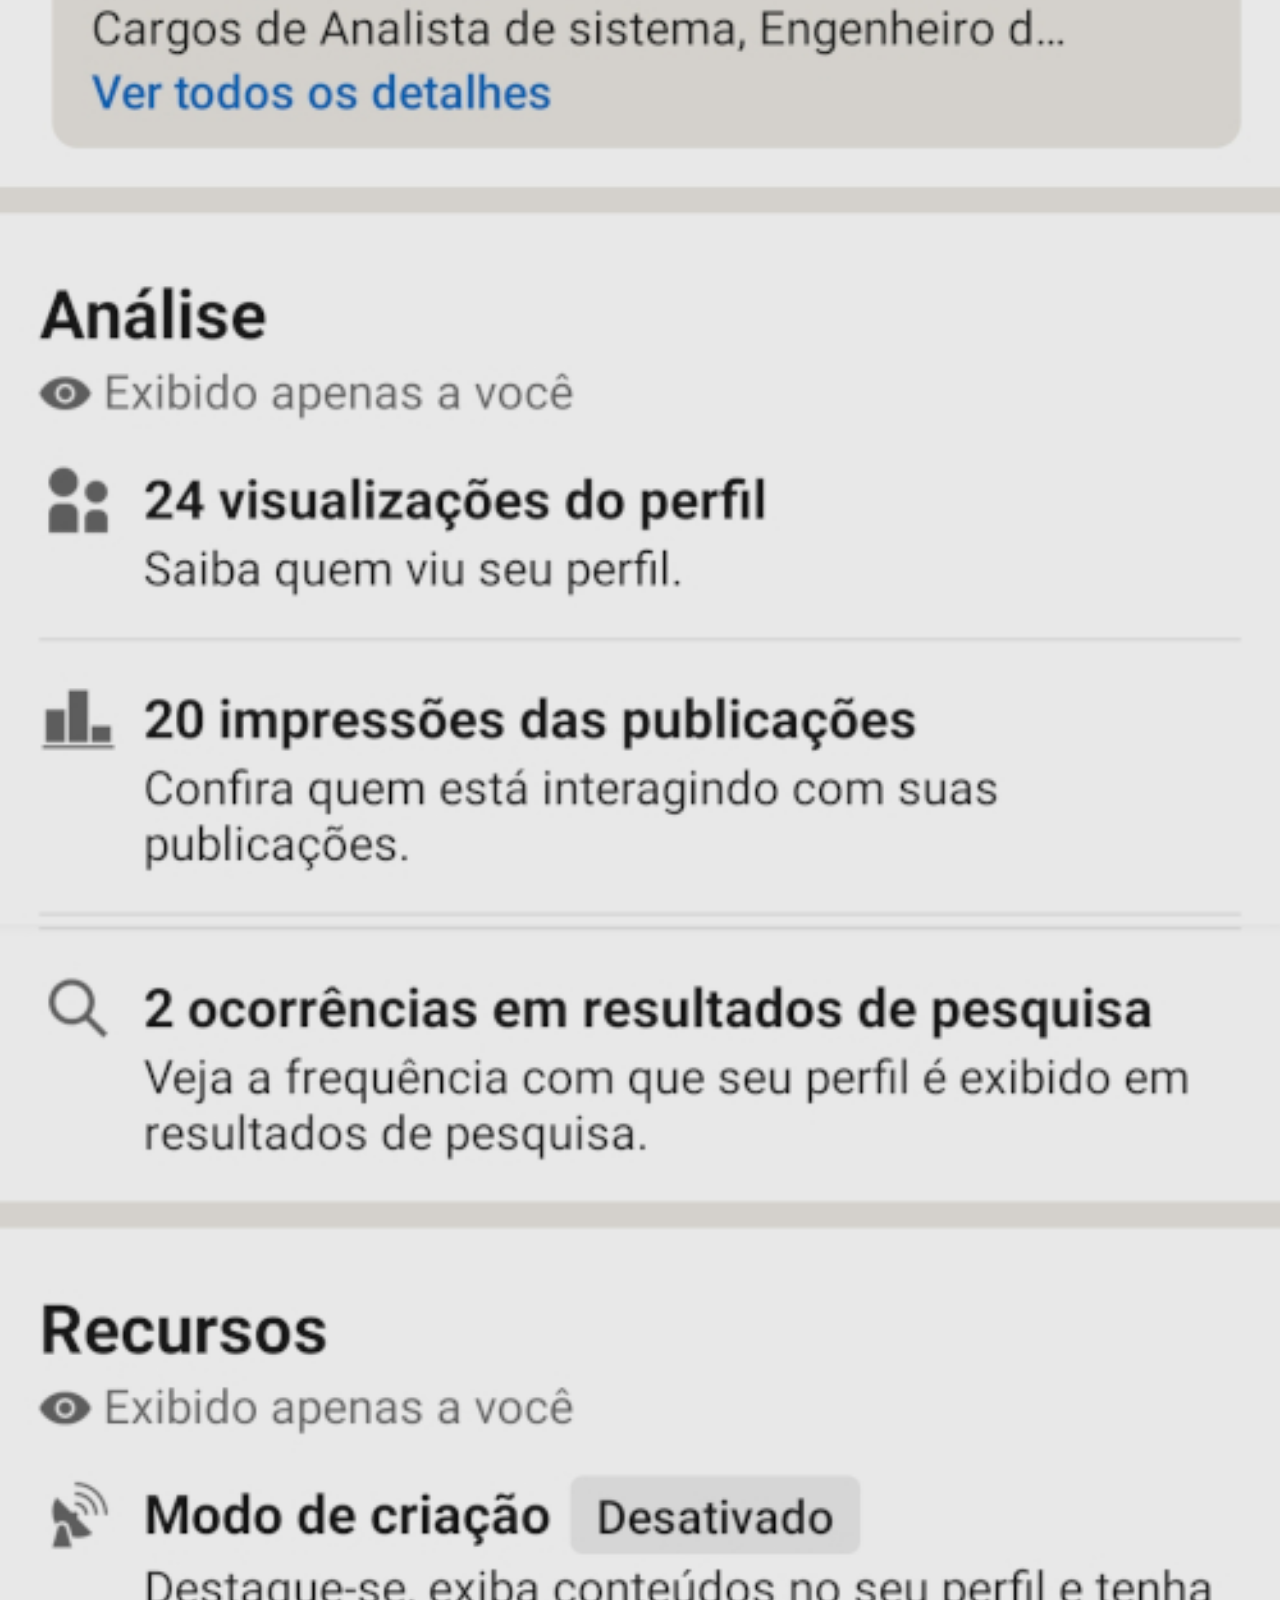
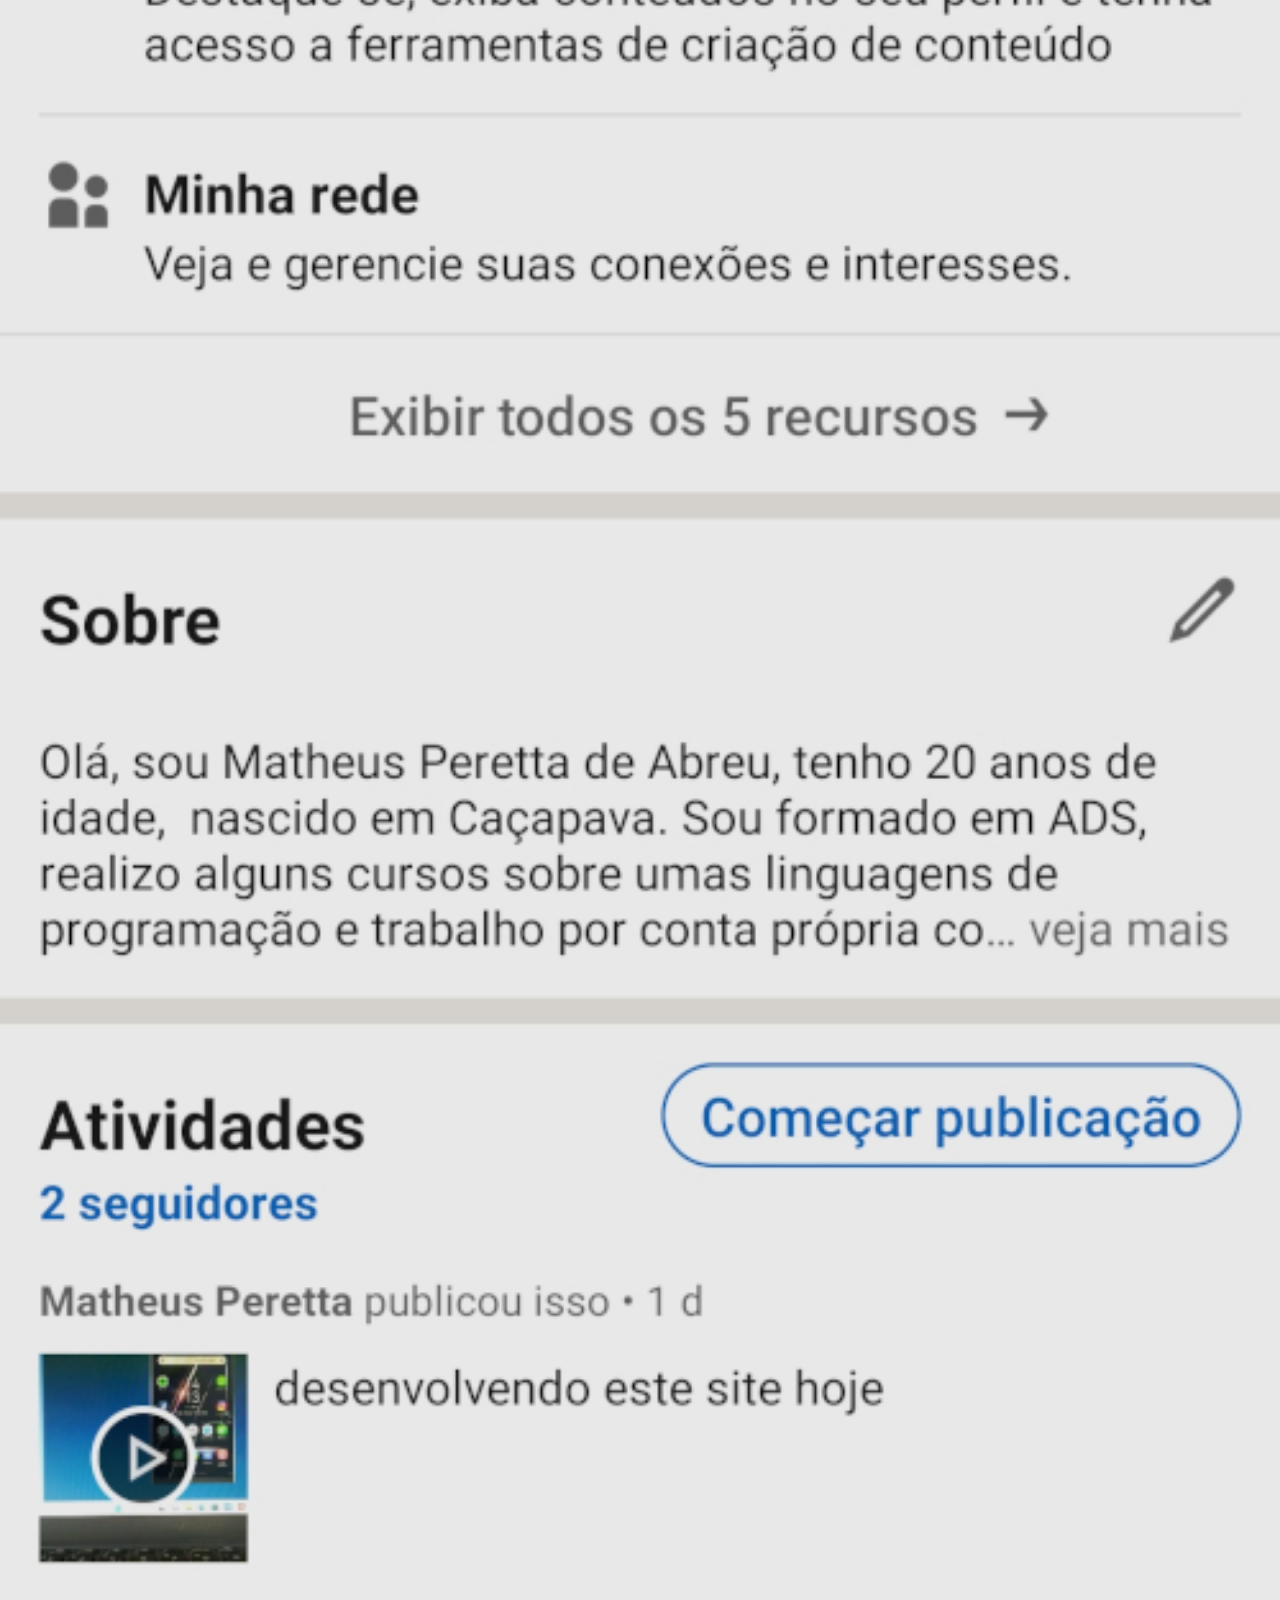
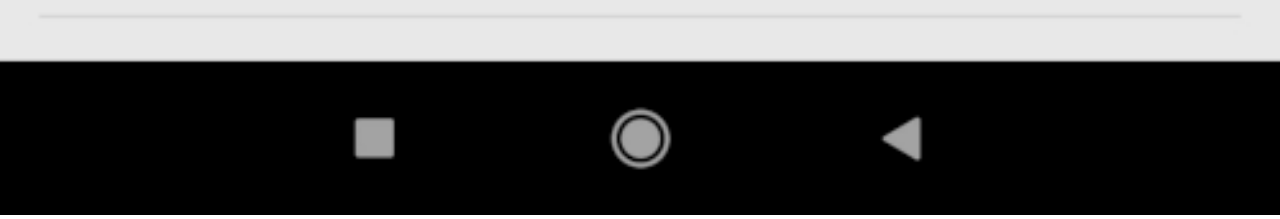
<file: paginasextras/linkedinextra.html>
<!DOCTYPE html>
<html lang="pt-br">
<head>
    <meta charset="UTF-8">
    <meta http-equiv="X-UA-Compatible" content="IE=edge">
    <meta name="viewport" content="width=device-width, initial-scale=1.0">
    <title>Linkedin</title>
</head>
<style>
    *{
        margin: 0px;
        padding: 0px;
    }
    img{
        width: 100vw;
    }
    ::-webkit-scrollbar{
        width: 0px;
        height: 0px;
    }
</style>
<body>
    <a href="https://br.linkedin.com/in/matheus-peretta-1957a3255?trk=people-guest_people_search-card" target="_blank"><img src="../imagens/linkedintela.jpg" alt="tela-linkedin"></a>
</body>
</html>
</file>
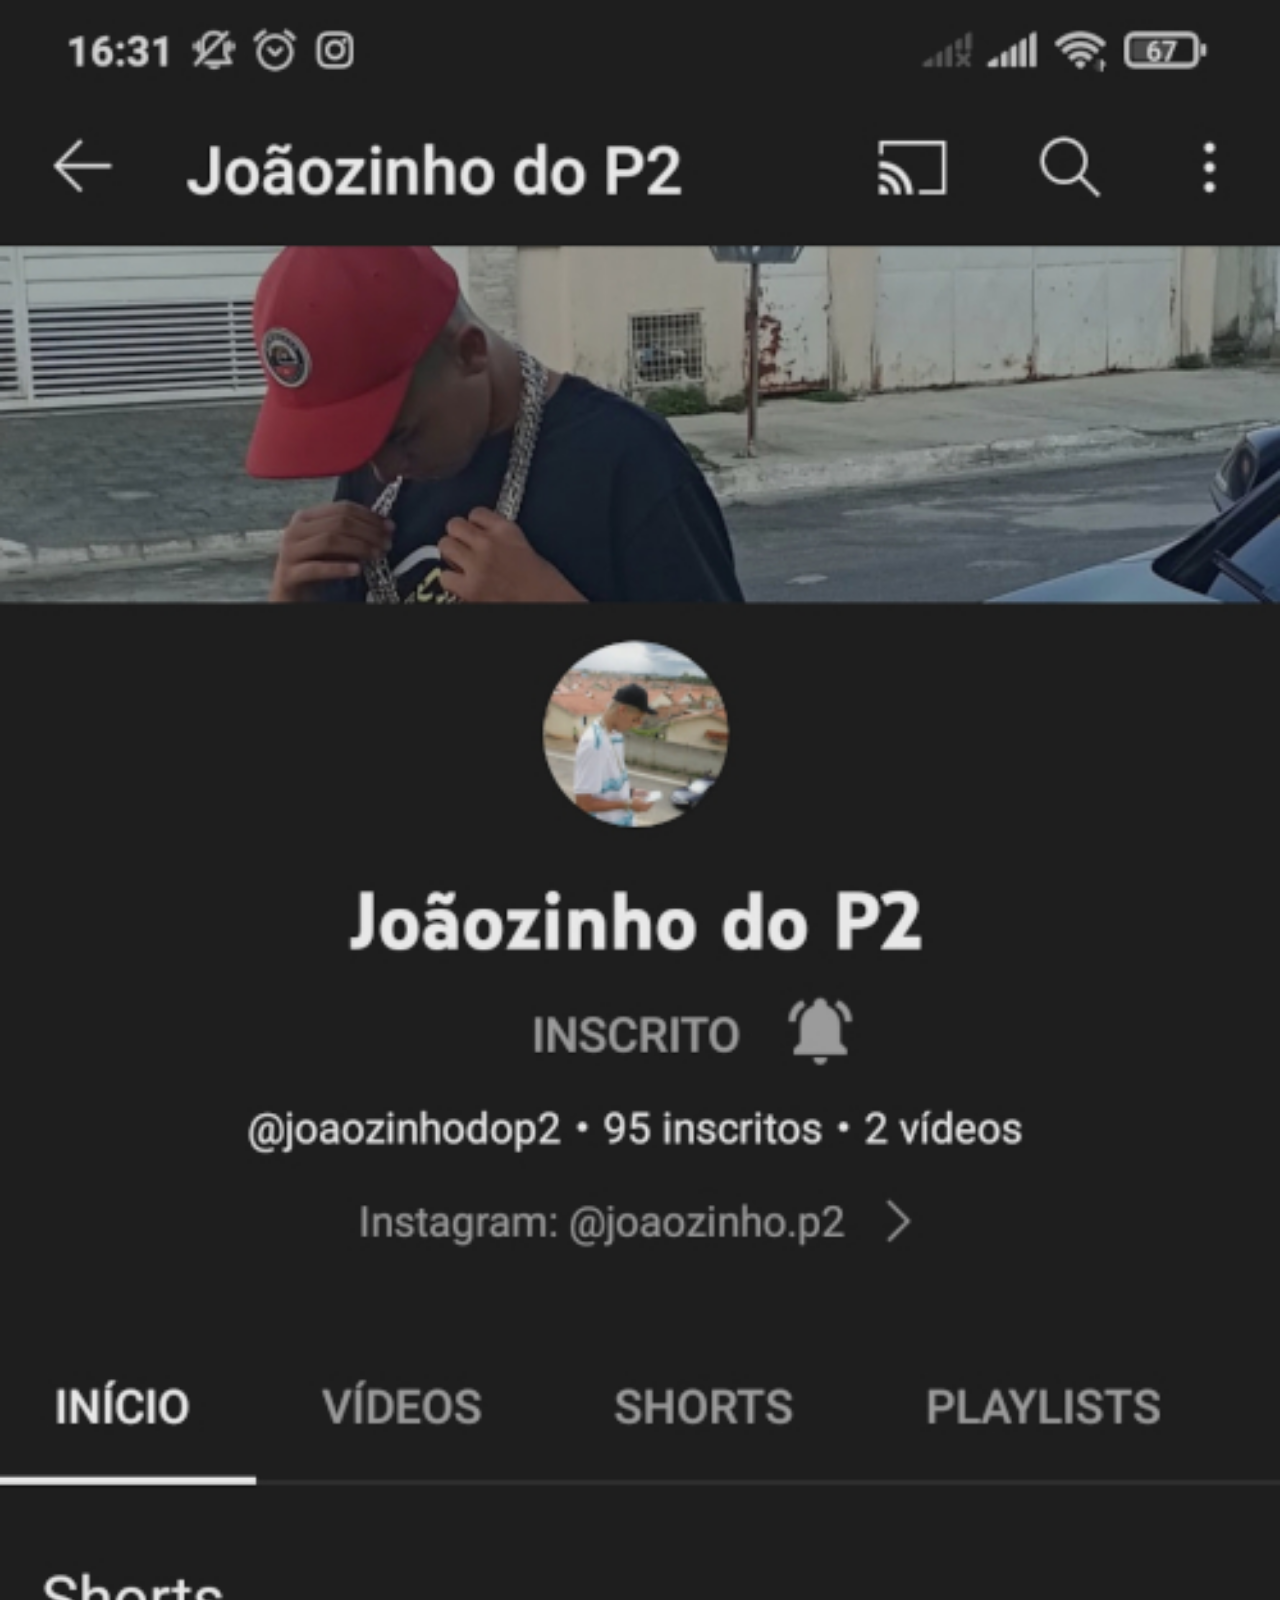
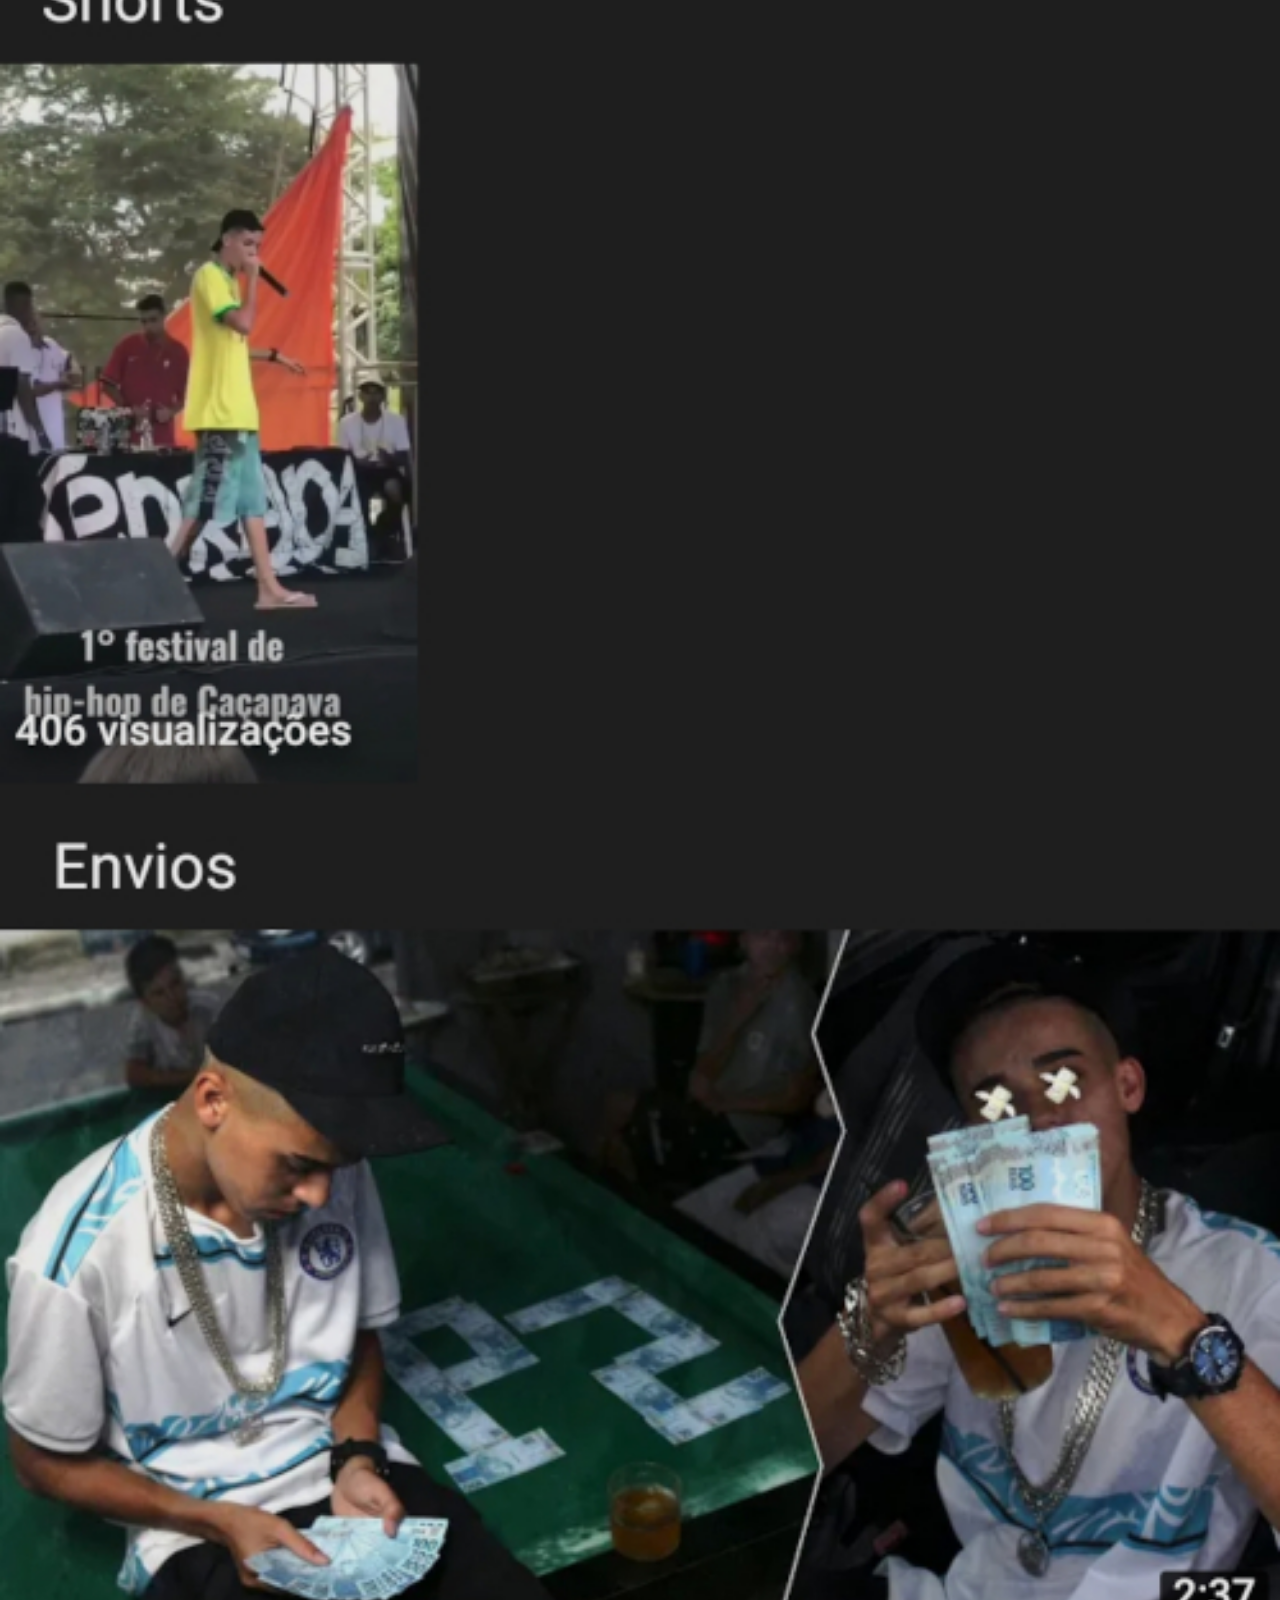
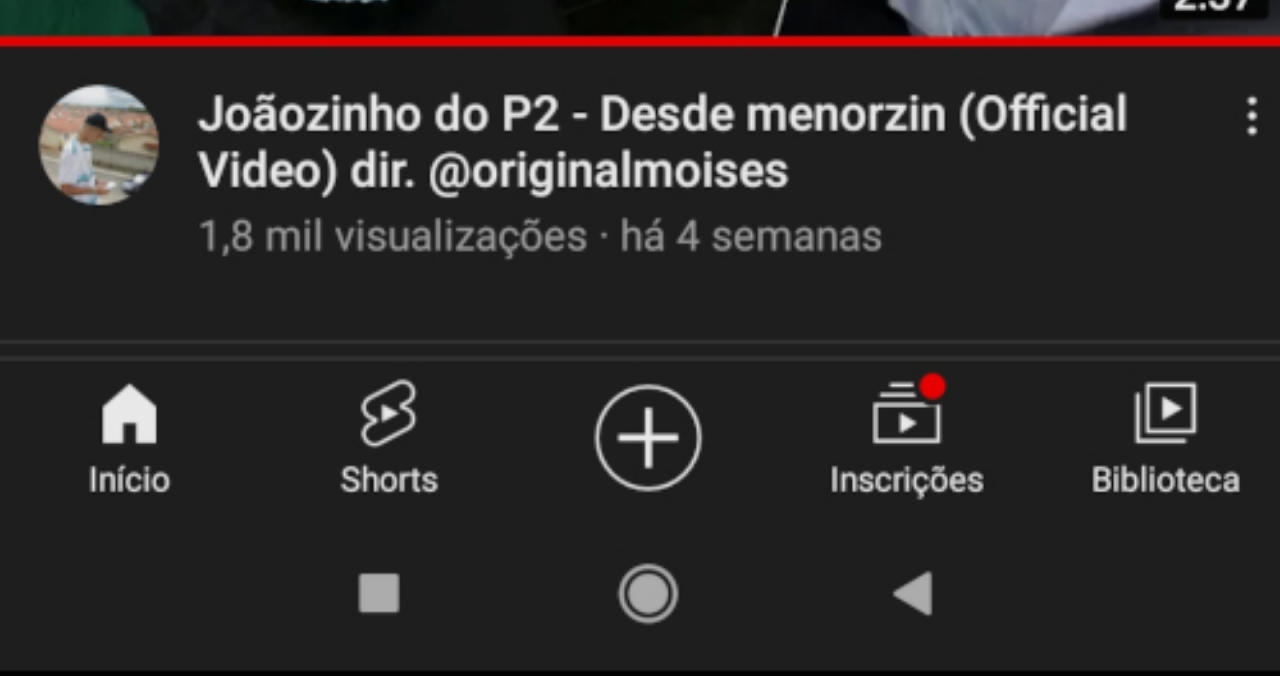
<file: paginasextras/youtubeextra.html>
<!DOCTYPE html>
<html lang="pt-br">
<head>
    <meta charset="UTF-8">
    <meta http-equiv="X-UA-Compatible" content="IE=edge">
    <meta name="viewport" content="width=device-width, initial-scale=1.0">
    <title>Youtube</title>
</head>
<style>
    *{
        padding: 0px;
        margin: 0px;
    }
    img{
        width: 100vw;
    }
    ::-webkit-scrollbar{
        width: 0px;
        height: 0px;
    }
</style>
<body>
    <a href="https://www.youtube.com/@joaozinhodop2/featured" target="_blank"><img src="../imagens/youtubetela.jpg" alt="tela-youtube"></a>
</body>
</html>
</file>
<file: style.css>
@charset "UTF-8";
@import url('https://fonts.googleapis.com/css2?family=Pacifico&display=swap');
@import url('https://fonts.googleapis.com/css2?family=Bebas+Neue&display=swap');
body{
    font-family: Arial, Helvetica, sans-serif;
    background-color: #91bbf2;
    margin: 2px;
}
:root{
    --corprincipal: #035aa6;
    --fundotitulo: #0368a6;
    --textohdoisdentro: #023059;
    --corescura: #011526;
    --corfraca: #91bbf2;
    --fonteprincipal: Arial, Helvetica, sans-serif;
    --fontehum: 'Pacifico', Arial, Helvetica, sans-serif;
    --fontehdois: 'Times New Roman', Times, serif;
    --fontealtdentro: 'Bebas Neue', Arial, Helvetica, sans-serif;
    --sombracaixa: 0px 0px 5px rgba(0, 0, 0, 0.536);
    --sombratexto: 1px 1px 10px rgb(0, 0, 0);
    --hovebackg: #25537b9c;
    --hovecolr: #006eff;
}
header{
    background-color: #035aa6;
    height: 200px;
    padding: 10px 10px 0px 10px;
    margin: auto;
    box-shadow: 0px 0px 5px rgba(0, 0, 0, 0.536);
    border-radius: 5px 5px 0px 0px;
    min-width: 270px;
    max-width: 1000px;
}
h1{
    font-family: 'Pacifico', Arial, Helvetica, sans-serif;
    font-size: 50px;
    text-align: center;
    color: white;
    text-shadow: 1px 1px 10px rgb(0, 0, 0);
}
.aqui{
    display: inline-block;
    background-color: #011526;
    padding: 0px 10px 0px 10px;
    color: white;
    font-family: 'Times New Roman', Times, serif;
    font-weight: bold;
    font-size: 18px;
    text-shadow: 1px 1px 10px rgb(0, 0, 0);
    margin-top: -10px;
    margin-bottom: -10px;
    margin-left: -10px;
}
h2{
    display: inline-block;
    background-color: #023059;
    border-radius: 5px;
    color: white;
    font-family: 'Times New Roman', Times, serif;
    text-align: center;
    padding: 2px;
}
h3{
    color: #035aa6;
    font-weight: 800;
    padding-left: 10px;
    padding-right: 10px;
}
h4{
    color: #035aa6;
}
nav{
    background-color: #023059;
    min-width: 270px;
    max-width: 1000px;
    margin: auto;
    padding: 0px 10px 0px 10px;
    padding-bottom: 0px;
    line-height: 2.5em;
}
nav>a{
    padding: 10px;
    color: white;
    font-family: 'Times New Roman', Times, serif;
    font-weight: bold;
    font-size: 18px;
    text-shadow: 1px 1px 10px rgb(0, 0, 0);
}
.nessa:hover{
    background-color: #25537b9c;
    color: #006eff;
}
main{
    background-color: white;
    padding: 10px 10px 0px 10px;
    border-radius: 0px 0px 10px 10px;
    box-shadow: 0px 0px 5px rgba(0, 0, 0, 0.536);
    margin: auto;
    min-width: 270px;
    max-width: 1000px;
}
.imagefundo{
    background-image: url(imagens/sub20brasil.jpg);
    background-repeat: no-repeat;
    background-position: center center;
    background-size: cover;
    margin: auto;
    height: 400px;
    min-width: 270px;
    max-width: 1000px;
    padding-left: 10px;
    padding-right: 10px;
}
.bloco{
    display: block;
    margin: auto;
    width: 70%;
    padding-bottom: 10px;
    padding-top: 10px;
}
img.centro{
    display: block;
    margin: auto;
    width: min(257px, 188vw);
}
p{
    text-align: justify;
    font-family: Arial, Helvetica, sans-serif;
}
.titulo{
    background-color: #0368a6;
    color: white;
    border-radius: 5px;
    display: block;
    text-align: left;
    text-indent: 20px;
    text-transform: uppercase;
    box-shadow: 0px 0px 5px rgba(0, 0, 0, 0.536);
    text-shadow: 1px 1px 10px rgb(0, 0, 0);
}
.tili{
    font-family: 'Bebas Neue';
    font-size: 25px;
    margin-left: 15px;
    margin-top: 35px;
    text-shadow: 1px 1px 1px rgb(0 0 0 / 61%);
}
.video{
    background-color: var(--fundotitulo);
    padding: 10px 10px 50.7% 10px;
    border-radius: 5px;
    position: relative;
}
.video>iframe{
    position: absolute;
    left: 5.5%;
    width: 86%;
    height: 88.7%;
}
.acesse{
    background-color: var(--fundotitulo);
    display: block;
    text-align: center;
    width: 100px;
    padding: 3px;
    color: white;
    font-family: var(--fonteprincipal);
    text-transform: uppercase;
    font-size: small;
    margin-left: 50px;
}
.acesse:hover{
    background-color: var(--hovebackg);
    color: var(--hovecolr);
}
li{
    font-family: 'Bebas Neue', Arial, Helvetica, sans-serif;
    font-size: 25px;
    margin-left: 10px;
}
#conquistasbase{
    background-color: white;
    margin: auto;
    max-width: 1000px;
    padding-left: 10px;
    padding-right: 10px;
    box-shadow: 0px 0px 5px rgba(0, 0, 0, 0.536);
}
#classificacoes{
    background-color: white;
    padding: 10px 10px 0px 10px;
    margin: auto;
    min-width: 270px;
    max-width: 1000px;
    position: relative;
}
#ligainglesa{
    margin-bottom: 0px;
    padding-bottom: 10px;
}
#ligaespanha{
  display: inline-block;
  margin-bottom: 0px;
  padding-bottom: 10px;
}
.jogoshj{
    font-size: min(20px, 3.5vw);
}

a{
    text-decoration: none;
}
abbr{
    text-decoration: none;
}
footer{
    background-color: #035aa6e3;
    border-radius: 0px 0px 5px 5px;
    padding: 10px 10px 0px 10px;
    margin: auto;
    min-width: 270px;
    max-width: 1000px;
}
footer>p{
    color: white;
    font-family: Arial, Helvetica, sans-serif;
    font-size: small;
    text-align: center;
    margin-bottom: 3px;
    margin-top: 0px;
}
.cfoo{
    color: white; 
    background-color: #034681; 
    padding: 0px 5px 1px 5px;
    display: inline-block;
    border-radius: 3px 3px 3px 3px;
}
.cfoo:hover{
    background-color: #25537b9c;
    color: #006eff;
}
#telacel{
    background-color: white;
    margin: auto;
    padding: 40px 20px 10px 0px;
    min-width: 386px;
    max-width: 1000px;
    border-radius: 0px 0px 10px 10px;
    height: 900px;
    background-image: linear-gradient(to bottom, white,#05B3A7, #035AA6,#034C8C );
}
#imagemcelular{
    background-image: url(imagens/celular.png);
    background-repeat: no-repeat;
    background-size: cover;
    height: 728px;
    width: 334px;
    margin: auto;
}
#hometela{
    position: relative;
    height: 547px; 
    width: 310px;
    top: 92px;
    left: 14px;
}
aside.alternativo{
    display: inline-block;
    margin-left: 50px;
    margin-bottom: 20px;
}
.alternativo img{
    width: 50px;
    border-radius: 28%;
    margin-bottom: 10px;
    margin-right: 22px;
    box-sizing: border-box;
}
.alternativo img:hover{
    border: 2px solid black;
    transform: translate(-5px, -5px);
}
</file>
